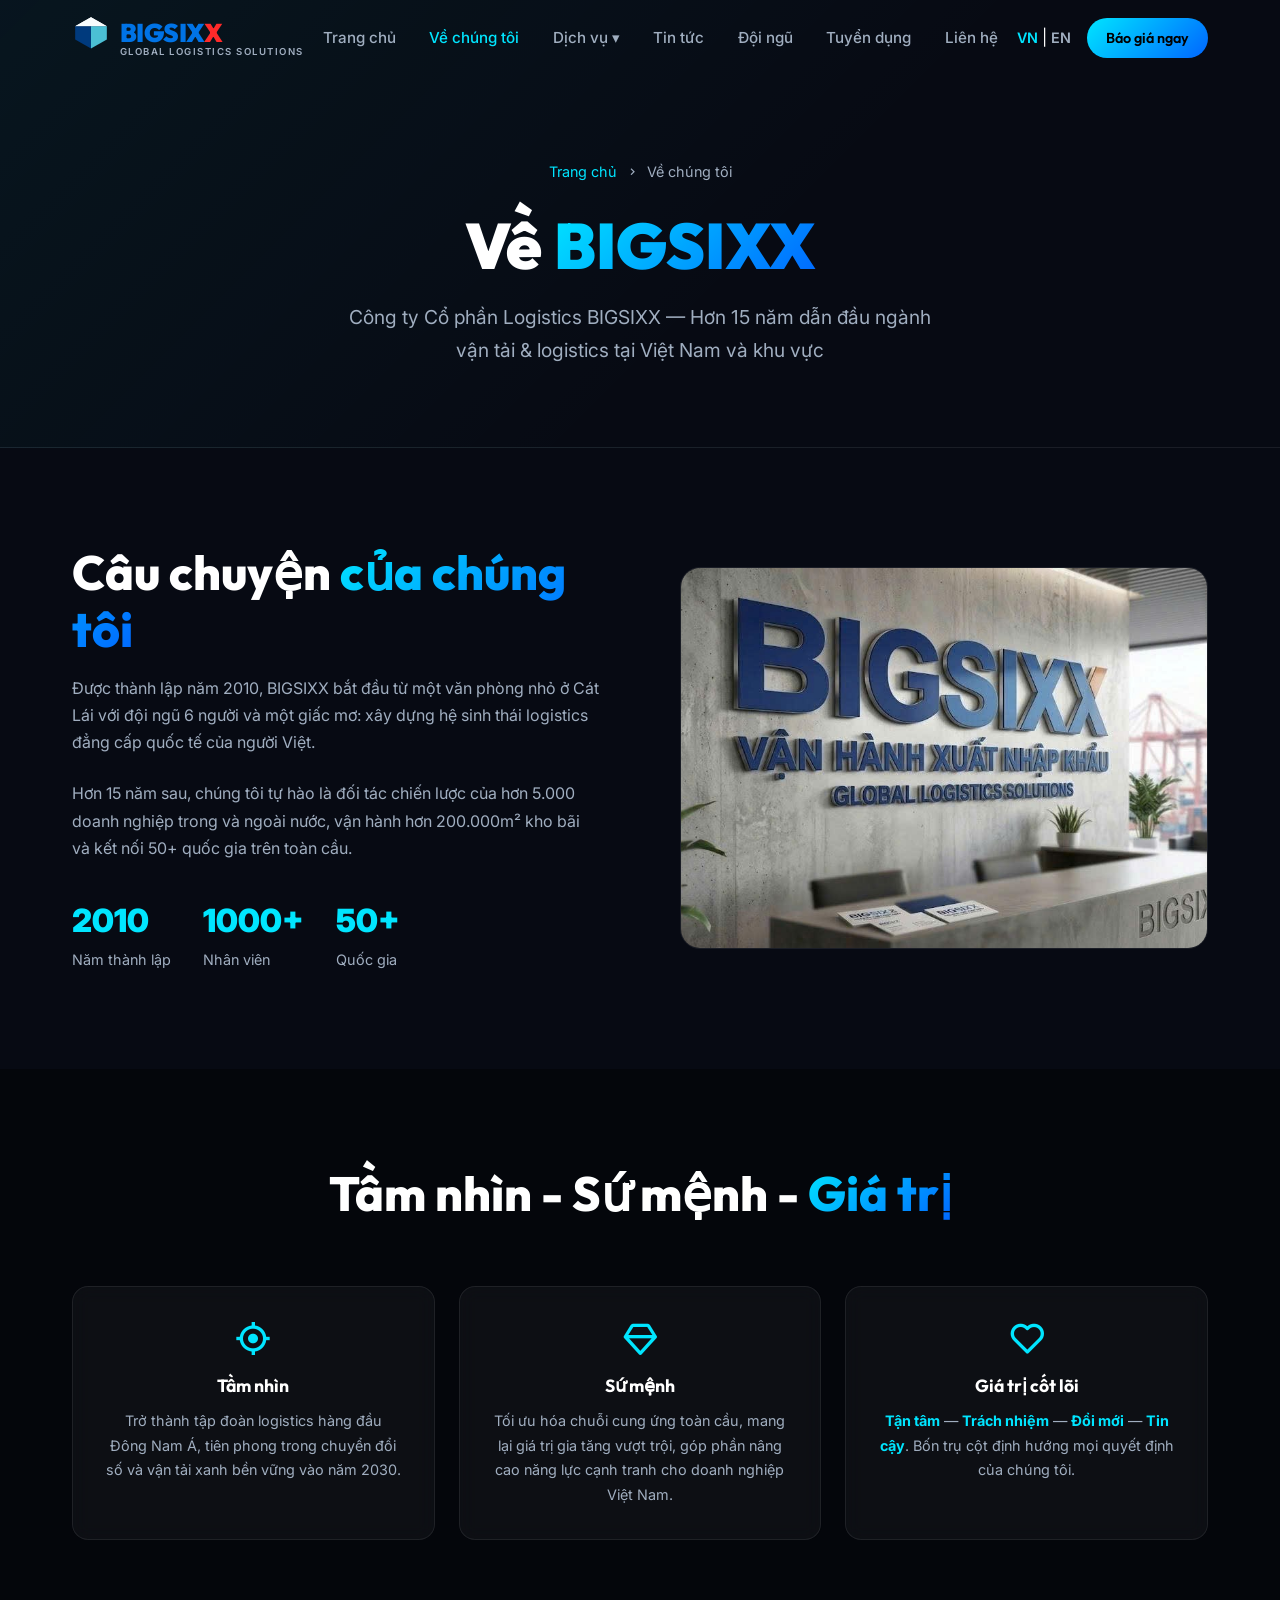
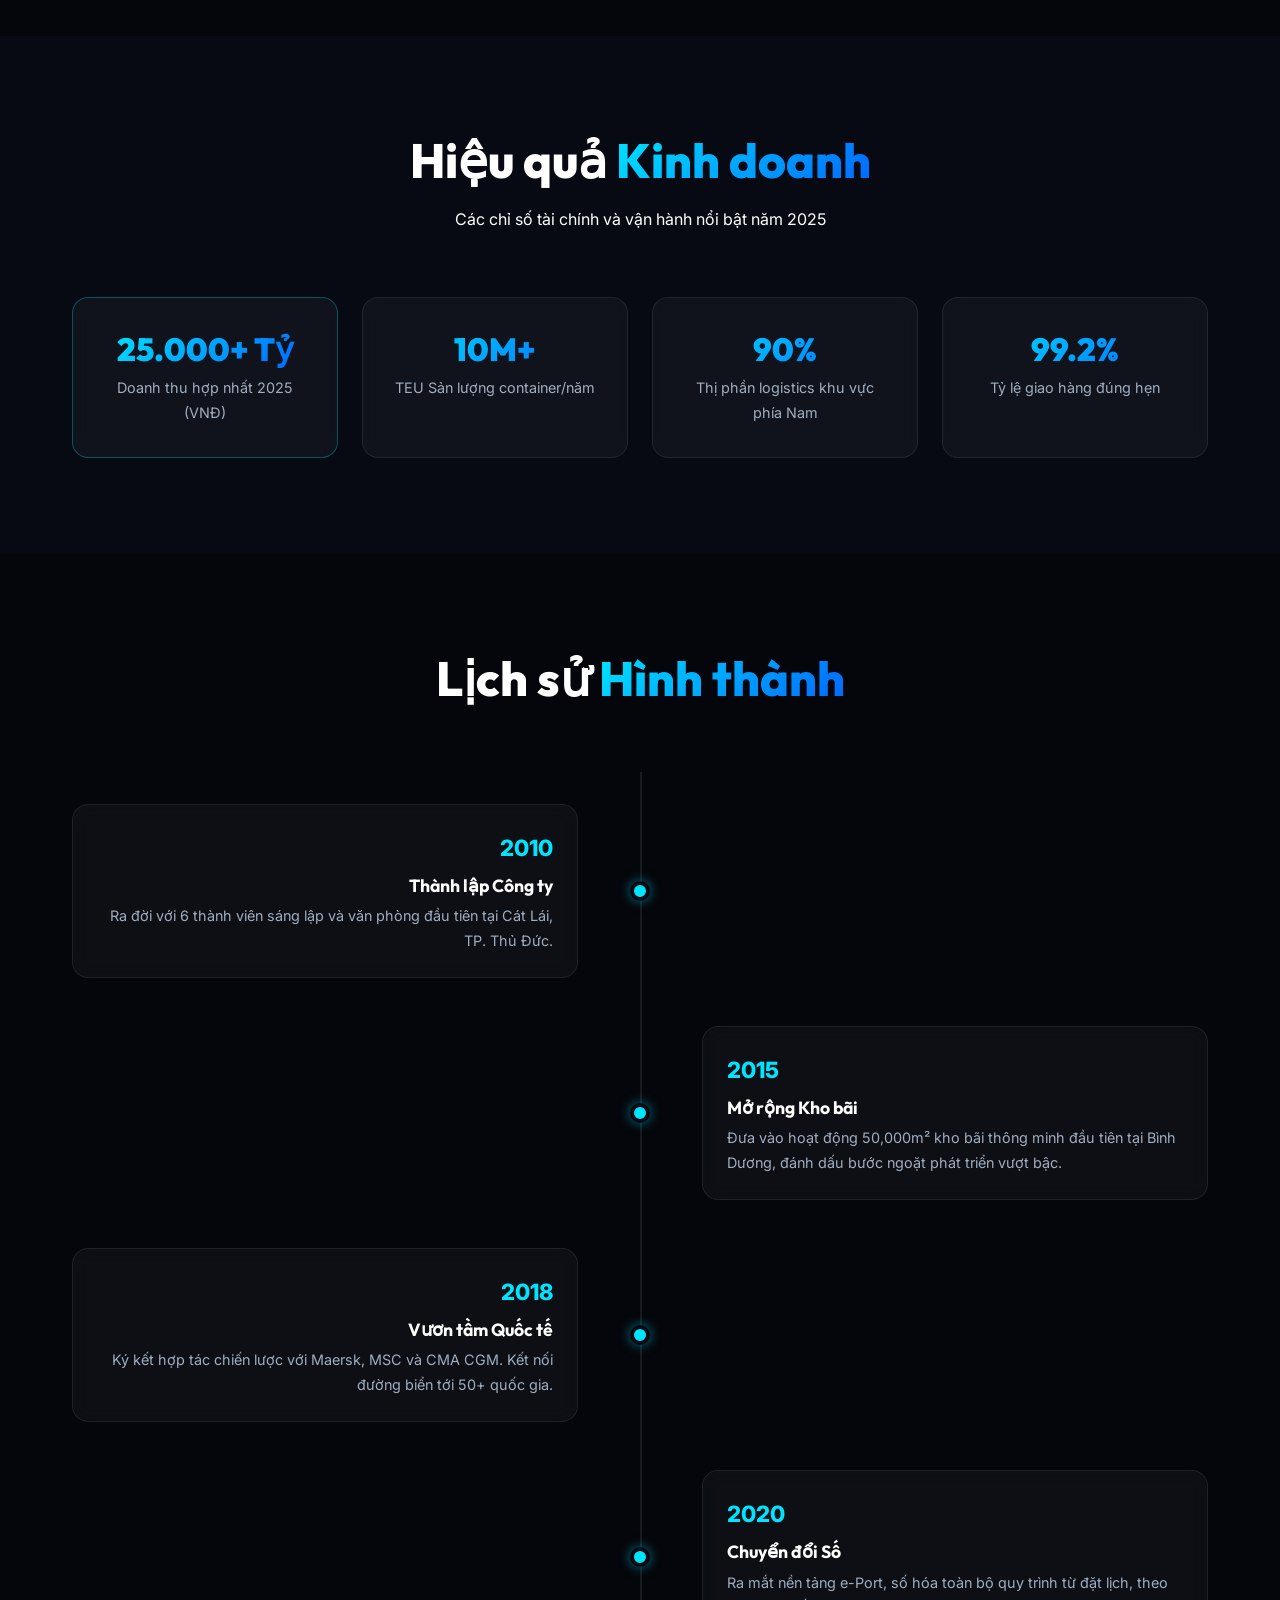
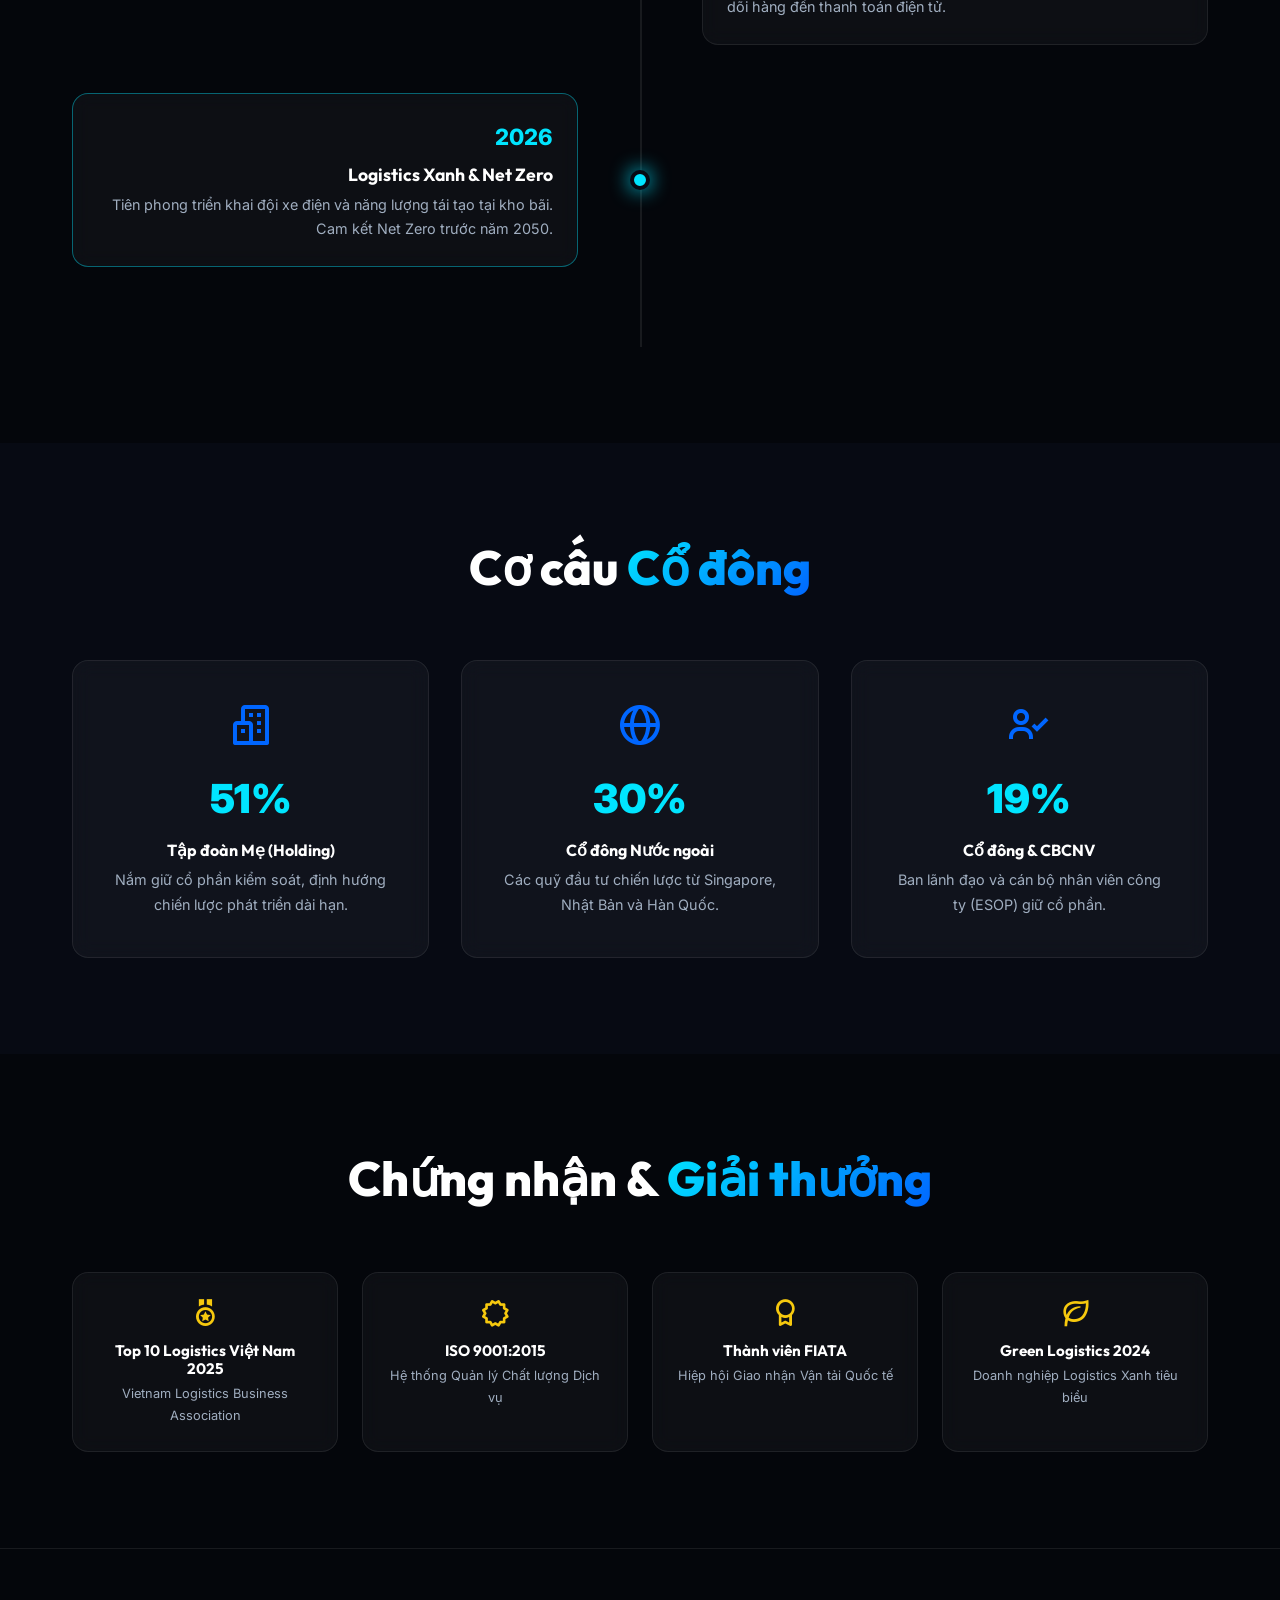
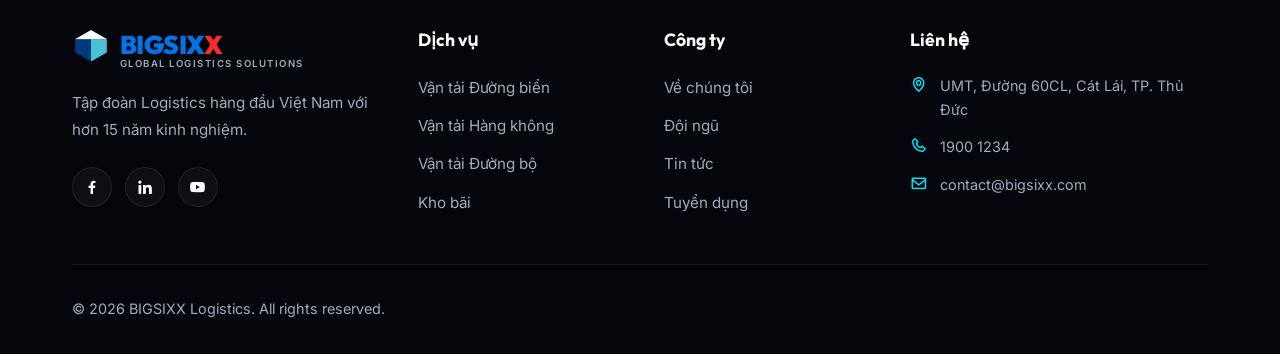
<file: BIGSIXX/about.html>
<!DOCTYPE html>
<html lang="vi">
<head>
<meta charset="UTF-8">
<meta name="viewport" content="width=device-width,initial-scale=1.0">
<title>Về chúng tôi - BIGSIXX Logistics</title>
<meta name="description" content="Lịch sử hình thành, sứ mệnh, tầm nhìn và cơ cấu cổ đông của Công ty Cổ phần Logistics BIGSIXX.">
<link rel="stylesheet" href="shared.css">
<link href='https://unpkg.com/boxicons@2.1.4/css/boxicons.min.css' rel='stylesheet'>
<style>
.about-intro { display: grid; grid-template-columns: 1fr 1fr; gap: 5rem; align-items: center; }
.office-photo { border-radius: 20px; overflow: hidden; border: 1px solid var(--glass-border); }
.office-photo img { width: 100%; height: 380px; object-fit: cover; }
.mv-grid { display: grid; grid-template-columns: repeat(3,1fr); gap: 1.5rem; }
.mv-card { padding: 2rem; text-align: center; }
.mv-card i { font-size: 2.5rem; color: var(--primary); margin-bottom: 1rem; }
.mv-card h3 { font-size: 1.1rem; margin-bottom: 0.8rem; }
.mv-card p { color: var(--text-muted); font-size: 0.9rem; }
.revenue-grid { display: grid; grid-template-columns: repeat(4,1fr); gap: 1.5rem; }
.revenue-card { padding: 2rem; text-align: center; }
.revenue-card h3 { font-size: 2rem; font-weight: 900; background: linear-gradient(135deg,var(--primary),var(--secondary)); -webkit-background-clip:text; -webkit-text-fill-color:transparent; background-clip:text; }
.revenue-card p { color: var(--text-muted); font-size: 0.9rem; margin-top:0.5rem; }
.timeline { position: relative; padding: 2rem 0; }
.timeline::before { content:''; position:absolute; left:50%; top:0; bottom:0; width:2px; background:var(--glass-border); }
.tl-item { display: grid; grid-template-columns: 1fr 60px 1fr; gap: 2rem; margin-bottom: 3rem; align-items: center; }
.tl-dot { width: 20px; height: 20px; background: var(--primary); border-radius: 50%; margin: 0 auto; border: 4px solid var(--bg-dark); box-shadow: 0 0 12px rgba(0,229,255,0.5); z-index: 1; }
.tl-content { padding: 1.5rem; }
.tl-content.right { text-align: left; }
.tl-content.left { text-align: right; }
.tl-year { color: var(--primary); font-size: 1.4rem; font-weight: 800; margin-bottom: 0.5rem; }
.tl-content h4 { font-size: 1.1rem; margin-bottom: 0.5rem; }
.tl-content p { color: var(--text-muted); font-size: 0.9rem; }
.shareholder-grid { display: grid; grid-template-columns: repeat(3,1fr); gap: 2rem; }
.sh-card { padding: 2.5rem; text-align: center; }
.sh-card i { font-size: 3rem; color: var(--secondary); margin-bottom: 1rem; }
.sh-pct { font-size: 2.5rem; font-weight: 900; color: var(--primary); }
.sh-card h4 { margin: 0.5rem 0; }
.sh-card p { color: var(--text-muted); font-size: 0.9rem; }
.award-grid { display: grid; grid-template-columns: repeat(4,1fr); gap: 1.5rem; }
.award-card { padding: 1.5rem; text-align: center; }
.award-card i { font-size: 2rem; color: #f6c90e; margin-bottom: 0.8rem; }
.award-card h4 { font-size: 0.95rem; }
.award-card p { color: var(--text-muted); font-size: 0.8rem; margin-top: 0.3rem; }
@media(max-width:992px) { .about-intro{grid-template-columns:1fr;} .mv-grid,.revenue-grid,.award-grid{grid-template-columns:repeat(2,1fr);} .shareholder-grid{grid-template-columns:1fr 1fr;} .timeline::before{left:20px;} .tl-item{grid-template-columns:40px 1fr;} .tl-content.left{text-align:left;order:2;} .tl-dot{order:1;} }
</style>
</head>
<body>
<nav class="navbar" id="navbar">
    <div class="container nav-container">
        <a href="index.html" class="logo">
            <img src="assets/images/logo.svg" alt="BIGSIXX Logo" class="logo-img">
            <div class="logo-text">
                <div class="logo-name">BIGSIX<span>X</span></div>
                <div class="logo-sub">Global Logistics Solutions</div>
            </div>
        </a>
        <ul class="nav-links">
            <li><a href="index.html">Trang chủ</a></li>
            <li><a href="about.html" class="active">Về chúng tôi</a></li>
            <li class="nav-dropdown"><a href="services.html">Dịch vụ ▾</a>
                <div class="dropdown-menu">
                    <a href="service-sea.html"><i class='bx bx-ship'></i> Vận tải Đường biển</a>
                    <a href="service-air.html"><i class='bx bx-plane-alt'></i> Vận tải Hàng không</a>
                    <a href="service-road.html"><i class='bx bx-truck'></i> Vận tải Đường bộ</a>
                </div>
            </li>
            <li><a href="news.html">Tin tức</a></li>
            <li><a href="team.html">Đội ngũ</a></li>
            <li><a href="careers.html">Tuyển dụng</a></li>
            <li><a href="contact.html">Liên hệ</a></li>
        </ul>
        <div class="nav-actions">
            <div class="nav-lang"><span class="active">VN</span> | <span class="muted">EN</span></div>
            <a href="contact.html" class="btn btn-primary btn-sm">Báo giá ngay</a>
        </div>
        <div class="menu-toggle" id="mobile-menu"><i class='bx bx-menu'></i></div>
    </div>
</nav>

<section class="page-hero">
    <div class="breadcrumb"><a href="index.html">Trang chủ</a> <i class='bx bx-chevron-right'></i> <span>Về chúng tôi</span></div>
    <h1>Về <span class="highlight">BIGSIXX</span></h1>
    <p>Công ty Cổ phần Logistics BIGSIXX — Hơn 15 năm dẫn đầu ngành vận tải & logistics tại Việt Nam và khu vực</p>
</section>

<!-- Intro -->
<section class="section">
    <div class="container">
        <div class="about-intro">
            <div class="reveal-up">
                <h2 class="section-title" style="text-align:left;">Câu chuyện <span class="highlight">của chúng tôi</span></h2>
                <p style="color:var(--text-muted);margin-bottom:1.5rem;">Được thành lập năm 2010, BIGSIXX bắt đầu từ một văn phòng nhỏ ở Cát Lái với đội ngũ 6 người và một giấc mơ: xây dựng hệ sinh thái logistics đẳng cấp quốc tế của người Việt.</p>
                <p style="color:var(--text-muted);margin-bottom:2rem;">Hơn 15 năm sau, chúng tôi tự hào là đối tác chiến lược của hơn 5.000 doanh nghiệp trong và ngoài nước, vận hành hơn 200.000m² kho bãi và kết nối 50+ quốc gia trên toàn cầu.</p>
                <div style="display:flex;gap:2rem;flex-wrap:wrap;">
                    <div><div style="font-size:2rem;font-weight:900;color:var(--primary);">2010</div><div style="color:var(--text-muted);font-size:0.9rem;">Năm thành lập</div></div>
                    <div><div style="font-size:2rem;font-weight:900;color:var(--primary);">1000+</div><div style="color:var(--text-muted);font-size:0.9rem;">Nhân viên</div></div>
                    <div><div style="font-size:2rem;font-weight:900;color:var(--primary);">50+</div><div style="color:var(--text-muted);font-size:0.9rem;">Quốc gia</div></div>
                </div>
            </div>
            <div class="office-photo reveal-up delay-1">
                <img src="assets/images/office.png" alt="Văn phòng BIGSIXX">
            </div>
        </div>
    </div>
</section>

<!-- Mission Vision Values -->
<section class="section" style="background:var(--bg-darker);">
    <div class="container">
        <div class="section-header reveal-up">
            <h2 class="section-title">Tầm nhìn - Sứ mệnh - <span class="highlight">Giá trị</span></h2>
        </div>
        <div class="mv-grid">
            <div class="mv-card glass-card reveal-up">
                <i class='bx bx-target-lock'></i>
                <h3>Tầm nhìn</h3>
                <p>Trở thành tập đoàn logistics hàng đầu Đông Nam Á, tiên phong trong chuyển đổi số và vận tải xanh bền vững vào năm 2030.</p>
            </div>
            <div class="mv-card glass-card reveal-up delay-1">
                <i class='bx bx-diamond'></i>
                <h3>Sứ mệnh</h3>
                <p>Tối ưu hóa chuỗi cung ứng toàn cầu, mang lại giá trị gia tăng vượt trội, góp phần nâng cao năng lực cạnh tranh cho doanh nghiệp Việt Nam.</p>
            </div>
            <div class="mv-card glass-card reveal-up delay-2">
                <i class='bx bx-heart'></i>
                <h3>Giá trị cốt lõi</h3>
                <p><strong style="color:var(--primary)">Tận tâm</strong> — <strong style="color:var(--primary)">Trách nhiệm</strong> — <strong style="color:var(--primary)">Đổi mới</strong> — <strong style="color:var(--primary)">Tin cậy</strong>. Bốn trụ cột định hướng mọi quyết định của chúng tôi.</p>
            </div>
        </div>
    </div>
</section>

<!-- Revenue & KPIs -->
<section class="section">
    <div class="container">
        <div class="section-header reveal-up">
            <h2 class="section-title">Hiệu quả <span class="highlight">Kinh doanh</span></h2>
            <p>Các chỉ số tài chính và vận hành nổi bật năm 2025</p>
        </div>
        <div class="revenue-grid">
            <div class="revenue-card glass-card reveal-up" style="border-color:rgba(0,229,255,0.3);">
                <h3>25.000+ Tỷ</h3>
                <p>Doanh thu hợp nhất 2025 (VNĐ)</p>
            </div>
            <div class="revenue-card glass-card reveal-up delay-1">
                <h3>10M+</h3>
                <p>TEU Sản lượng container/năm</p>
            </div>
            <div class="revenue-card glass-card reveal-up delay-2">
                <h3>90%</h3>
                <p>Thị phần logistics khu vực phía Nam</p>
            </div>
            <div class="revenue-card glass-card reveal-up delay-3">
                <h3>99.2%</h3>
                <p>Tỷ lệ giao hàng đúng hẹn</p>
            </div>
        </div>
    </div>
</section>

<!-- History Timeline -->
<section class="section" style="background:var(--bg-darker);">
    <div class="container">
        <div class="section-header reveal-up">
            <h2 class="section-title">Lịch sử <span class="highlight">Hình thành</span></h2>
        </div>
        <div class="timeline">
            <div class="tl-item reveal-up">
                <div class="tl-content glass-card left"><div class="tl-year">2010</div><h4>Thành lập Công ty</h4><p>Ra đời với 6 thành viên sáng lập và văn phòng đầu tiên tại Cát Lái, TP. Thủ Đức.</p></div>
                <div class="tl-dot"></div>
                <div></div>
            </div>
            <div class="tl-item reveal-up delay-1">
                <div></div>
                <div class="tl-dot"></div>
                <div class="tl-content glass-card right"><div class="tl-year">2015</div><h4>Mở rộng Kho bãi</h4><p>Đưa vào hoạt động 50,000m² kho bãi thông minh đầu tiên tại Bình Dương, đánh dấu bước ngoặt phát triển vượt bậc.</p></div>
            </div>
            <div class="tl-item reveal-up delay-2">
                <div class="tl-content glass-card left"><div class="tl-year">2018</div><h4>Vươn tầm Quốc tế</h4><p>Ký kết hợp tác chiến lược với Maersk, MSC và CMA CGM. Kết nối đường biển tới 50+ quốc gia.</p></div>
                <div class="tl-dot"></div>
                <div></div>
            </div>
            <div class="tl-item reveal-up delay-1">
                <div></div>
                <div class="tl-dot"></div>
                <div class="tl-content glass-card right"><div class="tl-year">2020</div><h4>Chuyển đổi Số</h4><p>Ra mắt nền tảng e-Port, số hóa toàn bộ quy trình từ đặt lịch, theo dõi hàng đến thanh toán điện tử.</p></div>
            </div>
            <div class="tl-item reveal-up delay-2">
                <div class="tl-content glass-card left" style="border-color:rgba(0,229,255,0.4);"><div class="tl-year" style="color:var(--primary);">2026</div><h4>Logistics Xanh & Net Zero</h4><p>Tiên phong triển khai đội xe điện và năng lượng tái tạo tại kho bãi. Cam kết Net Zero trước năm 2050.</p></div>
                <div class="tl-dot" style="box-shadow:0 0 20px var(--primary);"></div>
                <div></div>
            </div>
        </div>
    </div>
</section>

<!-- Shareholders -->
<section class="section">
    <div class="container">
        <div class="section-header reveal-up">
            <h2 class="section-title">Cơ cấu <span class="highlight">Cổ đông</span></h2>
        </div>
        <div class="shareholder-grid">
            <div class="sh-card glass-card reveal-up">
                <i class='bx bx-buildings'></i>
                <div class="sh-pct">51%</div>
                <h4>Tập đoàn Mẹ (Holding)</h4>
                <p>Nắm giữ cổ phần kiểm soát, định hướng chiến lược phát triển dài hạn.</p>
            </div>
            <div class="sh-card glass-card reveal-up delay-1">
                <i class='bx bx-globe'></i>
                <div class="sh-pct">30%</div>
                <h4>Cổ đông Nước ngoài</h4>
                <p>Các quỹ đầu tư chiến lược từ Singapore, Nhật Bản và Hàn Quốc.</p>
            </div>
            <div class="sh-card glass-card reveal-up delay-2">
                <i class='bx bx-user-check'></i>
                <div class="sh-pct">19%</div>
                <h4>Cổ đông & CBCNV</h4>
                <p>Ban lãnh đạo và cán bộ nhân viên công ty (ESOP) giữ cổ phần.</p>
            </div>
        </div>
    </div>
</section>

<!-- Awards -->
<section class="section" style="background:var(--bg-darker);">
    <div class="container">
        <div class="section-header reveal-up">
            <h2 class="section-title">Chứng nhận & <span class="highlight">Giải thưởng</span></h2>
        </div>
        <div class="award-grid">
            <div class="award-card glass-card reveal-up"><i class='bx bx-medal'></i><h4>Top 10 Logistics Việt Nam 2025</h4><p>Vietnam Logistics Business Association</p></div>
            <div class="award-card glass-card reveal-up delay-1"><i class='bx bx-certification'></i><h4>ISO 9001:2015</h4><p>Hệ thống Quản lý Chất lượng Dịch vụ</p></div>
            <div class="award-card glass-card reveal-up delay-2"><i class='bx bx-award'></i><h4>Thành viên FIATA</h4><p>Hiệp hội Giao nhận Vận tải Quốc tế</p></div>
            <div class="award-card glass-card reveal-up delay-3"><i class='bx bx-leaf'></i><h4>Green Logistics 2024</h4><p>Doanh nghiệp Logistics Xanh tiêu biểu</p></div>
        </div>
    </div>
</section>

<footer class="footer">
    <div class="container">
        <div class="footer-grid">
            <div class="footer-about">
                <a href="index.html" class="logo" style="margin-bottom:1rem;">
                    <img src="assets/images/logo.svg" alt="BIGSIXX" class="logo-img">
                    <div class="logo-text"><div class="logo-name">BIGSIX<span>X</span></div><div class="logo-sub">Global Logistics Solutions</div></div>
                </a>
                <p>Tập đoàn Logistics hàng đầu Việt Nam với hơn 15 năm kinh nghiệm.</p>
                <div class="social-links">
                    <a href="#"><i class='bx bxl-facebook'></i></a>
                    <a href="#"><i class='bx bxl-linkedin'></i></a>
                    <a href="#"><i class='bx bxl-youtube'></i></a>
                </div>
            </div>
            <div class="footer-col"><h4>Dịch vụ</h4><ul><li><a href="service-sea.html">Vận tải Đường biển</a></li><li><a href="service-air.html">Vận tải Hàng không</a></li><li><a href="service-road.html">Vận tải Đường bộ</a></li><li><a href="services.html">Kho bãi</a></li></ul></div>
            <div class="footer-col"><h4>Công ty</h4><ul><li><a href="about.html">Về chúng tôi</a></li><li><a href="team.html">Đội ngũ</a></li><li><a href="news.html">Tin tức</a></li><li><a href="careers.html">Tuyển dụng</a></li></ul></div>
            <div class="footer-col"><h4>Liên hệ</h4>
                <div class="footer-contact-item"><i class='bx bx-map'></i><span>UMT, Đường 60CL, Cát Lái, TP. Thủ Đức</span></div>
                <div class="footer-contact-item"><i class='bx bx-phone'></i><span>1900 1234</span></div>
                <div class="footer-contact-item"><i class='bx bx-envelope'></i><span>contact@bigsixx.com</span></div>
            </div>
        </div>
        <div class="footer-bottom"><p>&copy; 2026 BIGSIXX Logistics. All rights reserved.</p></div>
    </div>
</footer>

<script src="shared.js"></script>
</body>
</html>
</file>
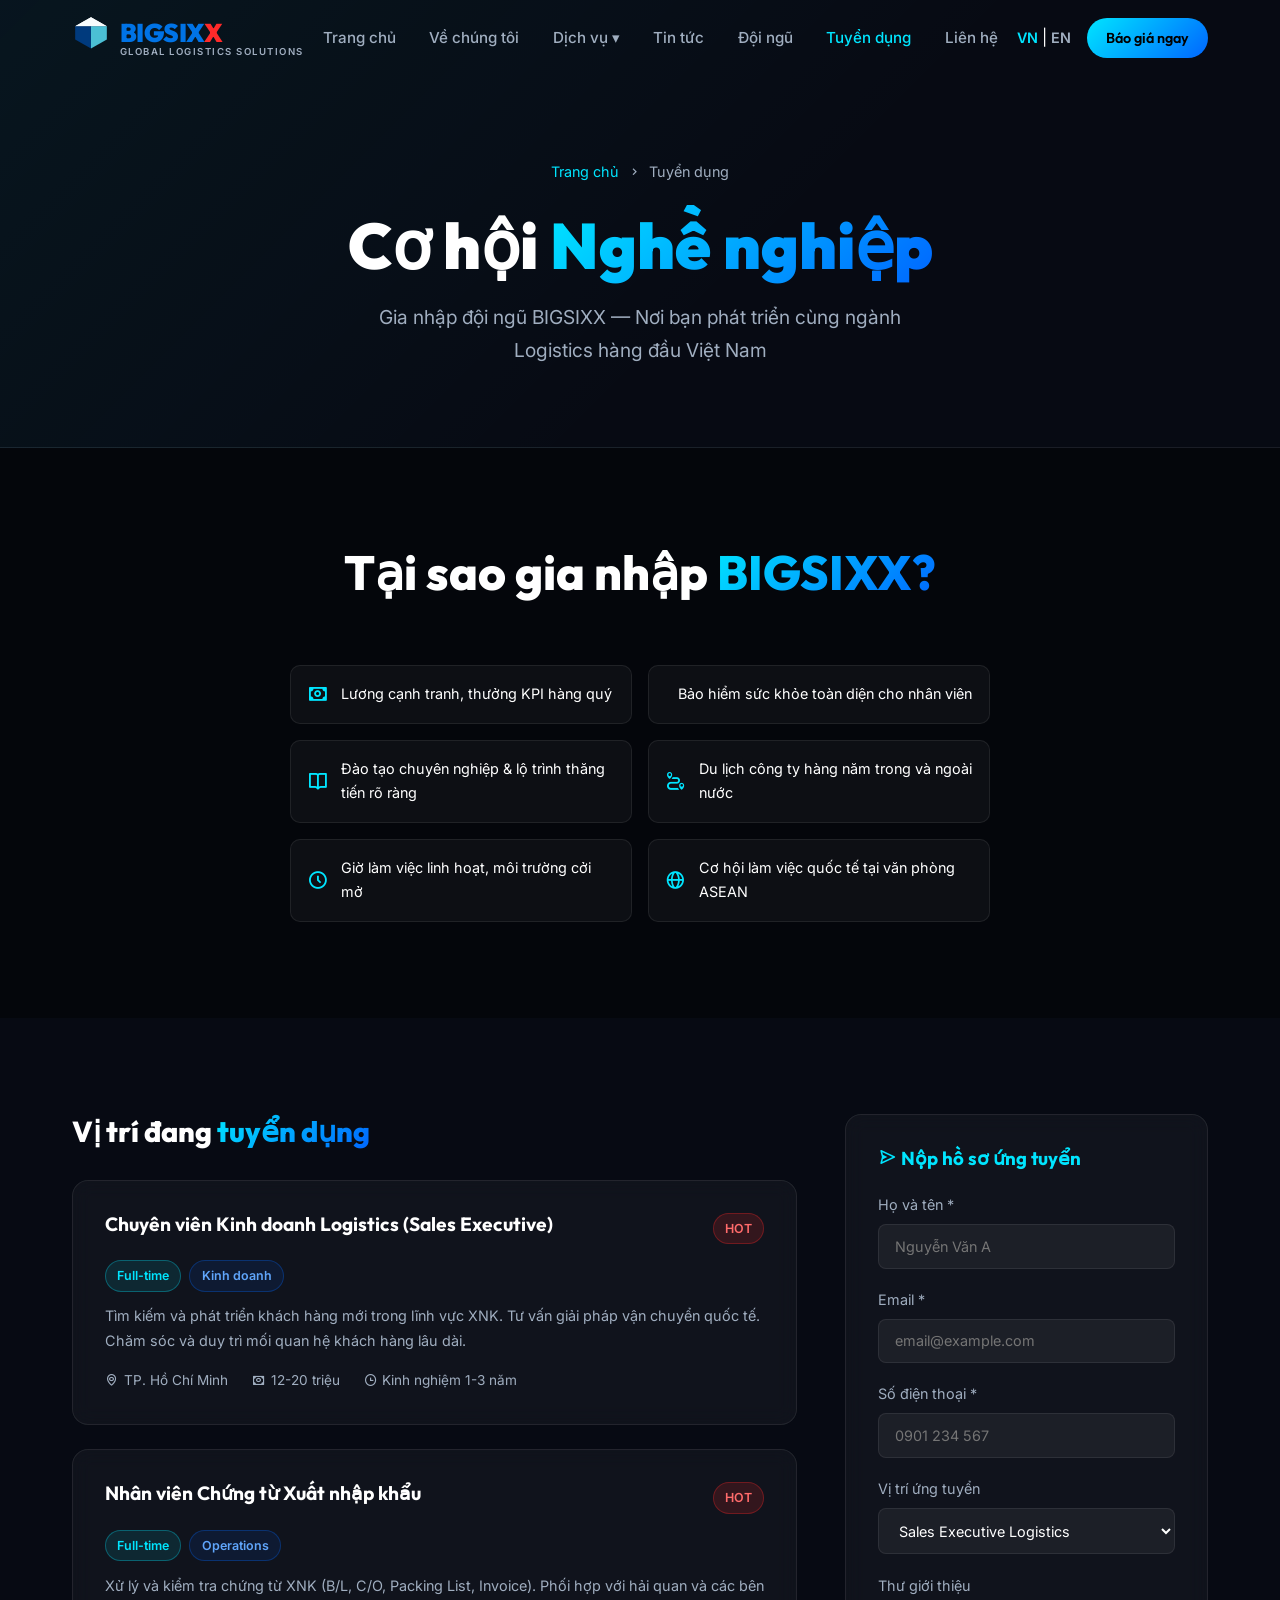
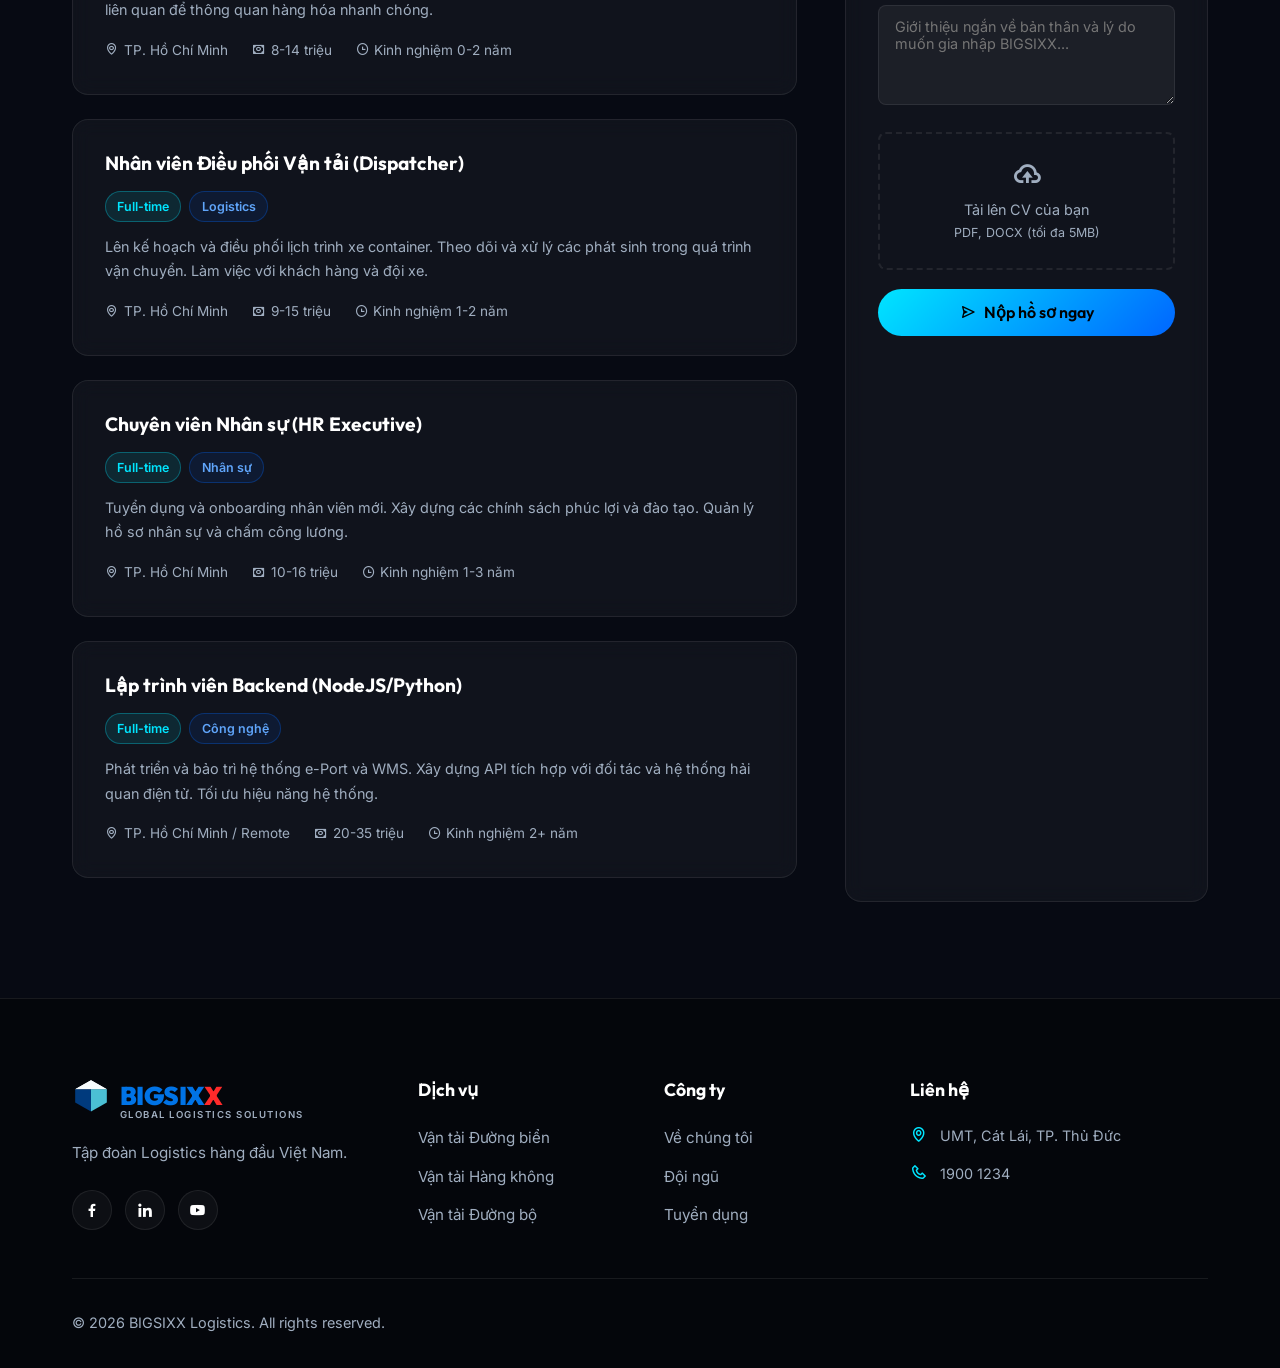
<file: BIGSIXX/careers.html>
<!DOCTYPE html>
<html lang="vi">
<head>
<meta charset="UTF-8"><meta name="viewport" content="width=device-width,initial-scale=1.0">
<title>Tuyển dụng - BIGSIXX Logistics</title>
<link rel="stylesheet" href="shared.css">
<link href='https://unpkg.com/boxicons@2.1.4/css/boxicons.min.css' rel='stylesheet'>
<style>
.jobs-layout{display:grid;grid-template-columns:2fr 1fr;gap:3rem;}
.job-card{padding:2rem;margin-bottom:1.5rem;cursor:pointer;transition:var(--transition);}
.job-card:hover{border-color:var(--primary);transform:translateX(4px);}
.job-header{display:flex;justify-content:space-between;align-items:flex-start;margin-bottom:1rem;flex-wrap:wrap;gap:0.8rem;}
.job-header h3{font-size:1.2rem;}
.job-tags{display:flex;gap:0.5rem;flex-wrap:wrap;margin-bottom:0.8rem;}
.tag{padding:0.25rem 0.7rem;border-radius:50px;font-size:0.78rem;font-weight:600;}
.tag-type{background:rgba(0,229,255,0.1);color:var(--primary);border:1px solid rgba(0,229,255,0.3);}
.tag-dept{background:rgba(0,102,255,0.1);color:#60a5fa;border:1px solid rgba(0,102,255,0.3);}
.tag-hot{background:rgba(255,42,42,0.15);color:#ff6b6b;border:1px solid rgba(255,42,42,0.3);}
.job-card p{color:var(--text-muted);font-size:0.9rem;margin-bottom:1rem;}
.job-meta{display:flex;gap:1.5rem;font-size:0.85rem;color:var(--text-muted);}
.job-meta span{display:flex;align-items:center;gap:0.3rem;}
.apply-form{padding:2rem;}
.apply-form h3{margin-bottom:1.5rem;color:var(--primary);}
.form-group{margin-bottom:1.2rem;}
.form-group label{display:block;font-size:0.9rem;margin-bottom:0.4rem;color:var(--text-muted);}
.form-group input,.form-group select,.form-group textarea{width:100%;padding:0.8rem 1rem;background:rgba(255,255,255,0.05);border:1px solid var(--glass-border);border-radius:8px;color:#fff;outline:none;font-family:inherit;font-size:0.9rem;transition:var(--transition);}
.form-group input:focus,.form-group select:focus,.form-group textarea:focus{border-color:var(--primary);}
.form-group select option{background:var(--bg-dark);}
.form-group textarea{min-height:100px;resize:vertical;}
.file-upload{border:2px dashed var(--glass-border);border-radius:8px;padding:1.5rem;text-align:center;cursor:pointer;transition:var(--transition);}
.file-upload:hover{border-color:var(--primary);}
.file-upload i{font-size:2rem;color:var(--text-muted);margin-bottom:0.5rem;}
.perks-grid{display:grid;grid-template-columns:repeat(2,1fr);gap:1rem;}
.perk{display:flex;gap:0.8rem;align-items:center;padding:1rem;background:var(--glass-bg);border:1px solid var(--glass-border);border-radius:10px;font-size:0.9rem;}
.perk i{color:var(--primary);font-size:1.3rem;flex-shrink:0;}
@media(max-width:900px){.jobs-layout{grid-template-columns:1fr;}.perks-grid{grid-template-columns:1fr;}}
</style>
</head>
<body>
<nav class="navbar" id="navbar">
  <div class="container nav-container">
    <a href="index.html" class="logo"><img src="assets/images/logo.svg" class="logo-img"><div class="logo-text"><div class="logo-name">BIGSIX<span>X</span></div><div class="logo-sub">Global Logistics Solutions</div></div></a>
    <ul class="nav-links">
      <li><a href="index.html">Trang chủ</a></li><li><a href="about.html">Về chúng tôi</a></li>
      <li class="nav-dropdown"><a href="services.html">Dịch vụ ▾</a>
        <div class="dropdown-menu">
          <a href="service-sea.html"><i class='bx bx-ship'></i> Vận tải Đường biển</a>
          <a href="service-air.html"><i class='bx bx-plane-alt'></i> Vận tải Hàng không</a>
          <a href="service-road.html"><i class='bx bx-truck'></i> Vận tải Đường bộ</a>
        </div>
      </li>
      <li><a href="news.html">Tin tức</a></li><li><a href="team.html">Đội ngũ</a></li><li><a href="careers.html" class="active">Tuyển dụng</a></li><li><a href="contact.html">Liên hệ</a></li>
    </ul>
    <div class="nav-actions"><div class="nav-lang"><span class="active">VN</span> | <span class="muted">EN</span></div><a href="contact.html" class="btn btn-primary btn-sm">Báo giá ngay</a></div>
    <div class="menu-toggle" id="mobile-menu"><i class='bx bx-menu'></i></div>
  </div>
</nav>

<section class="page-hero">
  <div class="breadcrumb"><a href="index.html">Trang chủ</a> <i class='bx bx-chevron-right'></i> <span>Tuyển dụng</span></div>
  <h1>Cơ hội <span class="highlight">Nghề nghiệp</span></h1>
  <p>Gia nhập đội ngũ BIGSIXX — Nơi bạn phát triển cùng ngành Logistics hàng đầu Việt Nam</p>
</section>

<!-- Perks -->
<section class="section" style="background:var(--bg-darker);">
  <div class="container">
    <div class="section-header reveal-up"><h2 class="section-title">Tại sao gia nhập <span class="highlight">BIGSIXX?</span></h2></div>
    <div class="perks-grid" style="max-width:700px;margin:0 auto;">
      <div class="perk reveal-up"><i class='bx bx-money'></i><span>Lương cạnh tranh, thưởng KPI hàng quý</span></div>
      <div class="perk reveal-up delay-1"><i class='bx bx-heart-medical'></i><span>Bảo hiểm sức khỏe toàn diện cho nhân viên</span></div>
      <div class="perk reveal-up"><i class='bx bx-book-open'></i><span>Đào tạo chuyên nghiệp & lộ trình thăng tiến rõ ràng</span></div>
      <div class="perk reveal-up delay-1"><i class='bx bx-trip'></i><span>Du lịch công ty hàng năm trong và ngoài nước</span></div>
      <div class="perk reveal-up"><i class='bx bx-time-five'></i><span>Giờ làm việc linh hoạt, môi trường cởi mở</span></div>
      <div class="perk reveal-up delay-1"><i class='bx bx-globe'></i><span>Cơ hội làm việc quốc tế tại văn phòng ASEAN</span></div>
    </div>
  </div>
</section>

<section class="section">
  <div class="container">
    <div class="jobs-layout">
      <div>
        <h2 class="section-title reveal-up" style="margin-bottom:2rem;font-size:1.8rem;">Vị trí đang <span class="highlight">tuyển dụng</span></h2>
        <div class="job-card glass-card reveal-up">
          <div class="job-header"><h3>Chuyên viên Kinh doanh Logistics (Sales Executive)</h3><span class="tag tag-hot">HOT</span></div>
          <div class="job-tags"><span class="tag tag-type">Full-time</span><span class="tag tag-dept">Kinh doanh</span></div>
          <p>Tìm kiếm và phát triển khách hàng mới trong lĩnh vực XNK. Tư vấn giải pháp vận chuyển quốc tế. Chăm sóc và duy trì mối quan hệ khách hàng lâu dài.</p>
          <div class="job-meta"><span><i class='bx bx-map'></i> TP. Hồ Chí Minh</span><span><i class='bx bx-money'></i> 12-20 triệu</span><span><i class='bx bx-time'></i> Kinh nghiệm 1-3 năm</span></div>
        </div>
        <div class="job-card glass-card reveal-up delay-1">
          <div class="job-header"><h3>Nhân viên Chứng từ Xuất nhập khẩu</h3><span class="tag tag-hot">HOT</span></div>
          <div class="job-tags"><span class="tag tag-type">Full-time</span><span class="tag tag-dept">Operations</span></div>
          <p>Xử lý và kiểm tra chứng từ XNK (B/L, C/O, Packing List, Invoice). Phối hợp với hải quan và các bên liên quan để thông quan hàng hóa nhanh chóng.</p>
          <div class="job-meta"><span><i class='bx bx-map'></i> TP. Hồ Chí Minh</span><span><i class='bx bx-money'></i> 8-14 triệu</span><span><i class='bx bx-time'></i> Kinh nghiệm 0-2 năm</span></div>
        </div>
        <div class="job-card glass-card reveal-up">
          <div class="job-header"><h3>Nhân viên Điều phối Vận tải (Dispatcher)</h3></div>
          <div class="job-tags"><span class="tag tag-type">Full-time</span><span class="tag tag-dept">Logistics</span></div>
          <p>Lên kế hoạch và điều phối lịch trình xe container. Theo dõi và xử lý các phát sinh trong quá trình vận chuyển. Làm việc với khách hàng và đội xe.</p>
          <div class="job-meta"><span><i class='bx bx-map'></i> TP. Hồ Chí Minh</span><span><i class='bx bx-money'></i> 9-15 triệu</span><span><i class='bx bx-time'></i> Kinh nghiệm 1-2 năm</span></div>
        </div>
        <div class="job-card glass-card reveal-up delay-1">
          <div class="job-header"><h3>Chuyên viên Nhân sự (HR Executive)</h3></div>
          <div class="job-tags"><span class="tag tag-type">Full-time</span><span class="tag tag-dept">Nhân sự</span></div>
          <p>Tuyển dụng và onboarding nhân viên mới. Xây dựng các chính sách phúc lợi và đào tạo. Quản lý hồ sơ nhân sự và chấm công lương.</p>
          <div class="job-meta"><span><i class='bx bx-map'></i> TP. Hồ Chí Minh</span><span><i class='bx bx-money'></i> 10-16 triệu</span><span><i class='bx bx-time'></i> Kinh nghiệm 1-3 năm</span></div>
        </div>
        <div class="job-card glass-card reveal-up">
          <div class="job-header"><h3>Lập trình viên Backend (NodeJS/Python)</h3></div>
          <div class="job-tags"><span class="tag tag-type">Full-time</span><span class="tag tag-dept">Công nghệ</span></div>
          <p>Phát triển và bảo trì hệ thống e-Port và WMS. Xây dựng API tích hợp với đối tác và hệ thống hải quan điện tử. Tối ưu hiệu năng hệ thống.</p>
          <div class="job-meta"><span><i class='bx bx-map'></i> TP. Hồ Chí Minh / Remote</span><span><i class='bx bx-money'></i> 20-35 triệu</span><span><i class='bx bx-time'></i> Kinh nghiệm 2+ năm</span></div>
        </div>
      </div>
      <!-- Apply Form -->
      <div class="apply-form glass-card reveal-up delay-1">
        <h3><i class='bx bx-send'></i> Nộp hồ sơ ứng tuyển</h3>
        <div class="form-group">
          <label>Họ và tên *</label>
          <input type="text" placeholder="Nguyễn Văn A">
        </div>
        <div class="form-group">
          <label>Email *</label>
          <input type="email" placeholder="email@example.com">
        </div>
        <div class="form-group">
          <label>Số điện thoại *</label>
          <input type="tel" placeholder="0901 234 567">
        </div>
        <div class="form-group">
          <label>Vị trí ứng tuyển</label>
          <select>
            <option>Sales Executive Logistics</option>
            <option>Nhân viên Chứng từ XNK</option>
            <option>Nhân viên Điều phối Vận tải</option>
            <option>Chuyên viên Nhân sự</option>
            <option>Lập trình viên Backend</option>
          </select>
        </div>
        <div class="form-group">
          <label>Thư giới thiệu</label>
          <textarea placeholder="Giới thiệu ngắn về bản thân và lý do muốn gia nhập BIGSIXX..."></textarea>
        </div>
        <div class="form-group">
          <div class="file-upload" onclick="document.getElementById('cv-file').click()">
            <i class='bx bx-cloud-upload'></i>
            <p style="font-size:0.9rem;color:var(--text-muted);">Tải lên CV của bạn</p>
            <p style="font-size:0.78rem;color:var(--text-muted);">PDF, DOCX (tối đa 5MB)</p>
          </div>
          <input type="file" id="cv-file" style="display:none;" accept=".pdf,.doc,.docx">
        </div>
        <button class="btn btn-primary" style="width:100%;justify-content:center;" onclick="submitForm()"><i class='bx bx-send'></i> Nộp hồ sơ ngay</button>
        <div id="form-msg" style="margin-top:1rem;font-size:0.9rem;"></div>
      </div>
    </div>
  </div>
</section>

<footer class="footer">
  <div class="container">
    <div class="footer-grid">
      <div class="footer-about"><a href="index.html" class="logo" style="margin-bottom:1rem;"><img src="assets/images/logo.svg" class="logo-img"><div class="logo-text"><div class="logo-name">BIGSIX<span>X</span></div><div class="logo-sub">Global Logistics Solutions</div></div></a><p>Tập đoàn Logistics hàng đầu Việt Nam.</p><div class="social-links"><a href="#"><i class='bx bxl-facebook'></i></a><a href="#"><i class='bx bxl-linkedin'></i></a><a href="#"><i class='bx bxl-youtube'></i></a></div></div>
      <div class="footer-col"><h4>Dịch vụ</h4><ul><li><a href="service-sea.html">Vận tải Đường biển</a></li><li><a href="service-air.html">Vận tải Hàng không</a></li><li><a href="service-road.html">Vận tải Đường bộ</a></li></ul></div>
      <div class="footer-col"><h4>Công ty</h4><ul><li><a href="about.html">Về chúng tôi</a></li><li><a href="team.html">Đội ngũ</a></li><li><a href="careers.html">Tuyển dụng</a></li></ul></div>
      <div class="footer-col"><h4>Liên hệ</h4><div class="footer-contact-item"><i class='bx bx-map'></i><span>UMT, Cát Lái, TP. Thủ Đức</span></div><div class="footer-contact-item"><i class='bx bx-phone'></i><span>1900 1234</span></div></div>
    </div>
    <div class="footer-bottom"><p>&copy; 2026 BIGSIXX Logistics. All rights reserved.</p></div>
  </div>
</footer>
<script src="shared.js"></script>
<script>
function submitForm() {
  const msg = document.getElementById('form-msg');
  msg.innerHTML = '<span style="color:#2ed573"><i class="bx bx-check-circle"></i> Hồ sơ của bạn đã được gửi thành công! Chúng tôi sẽ liên hệ trong vòng 3 ngày làm việc.</span>';
}
</script>
</body>
</html>
</file>
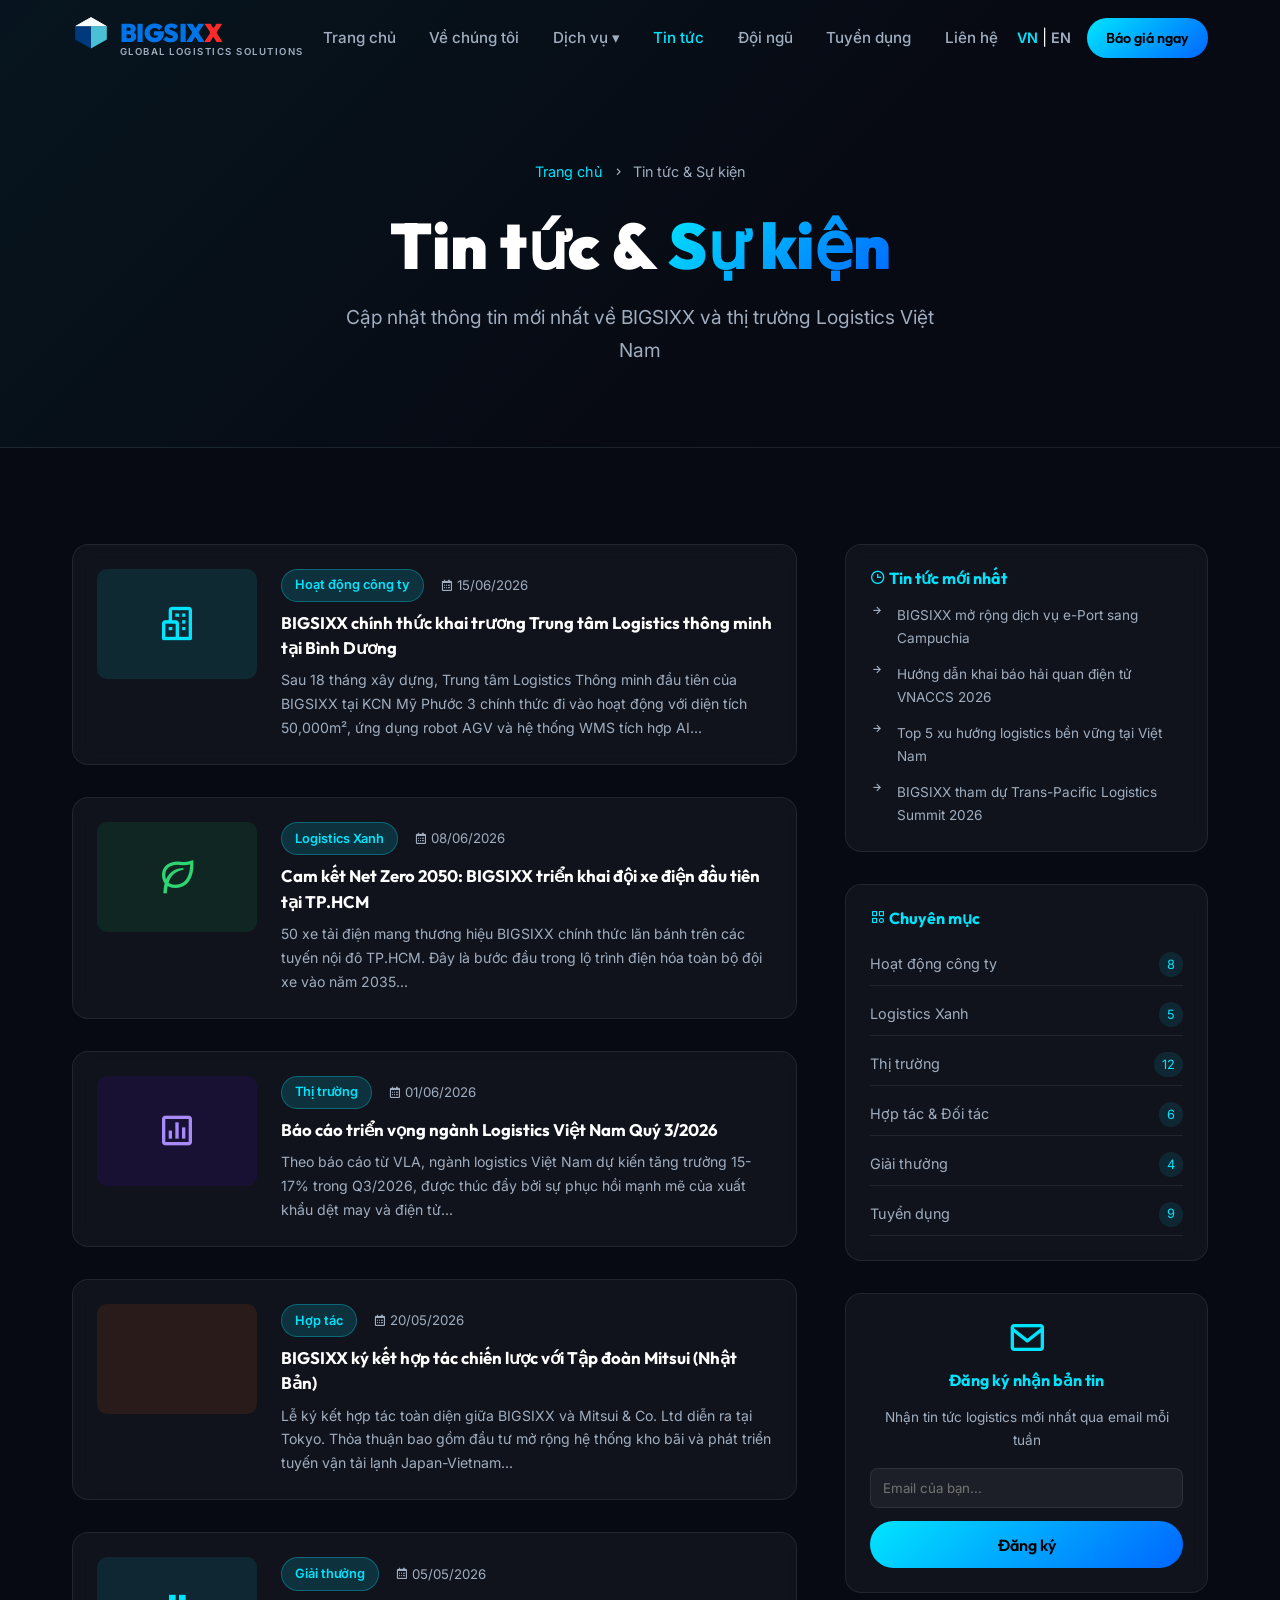
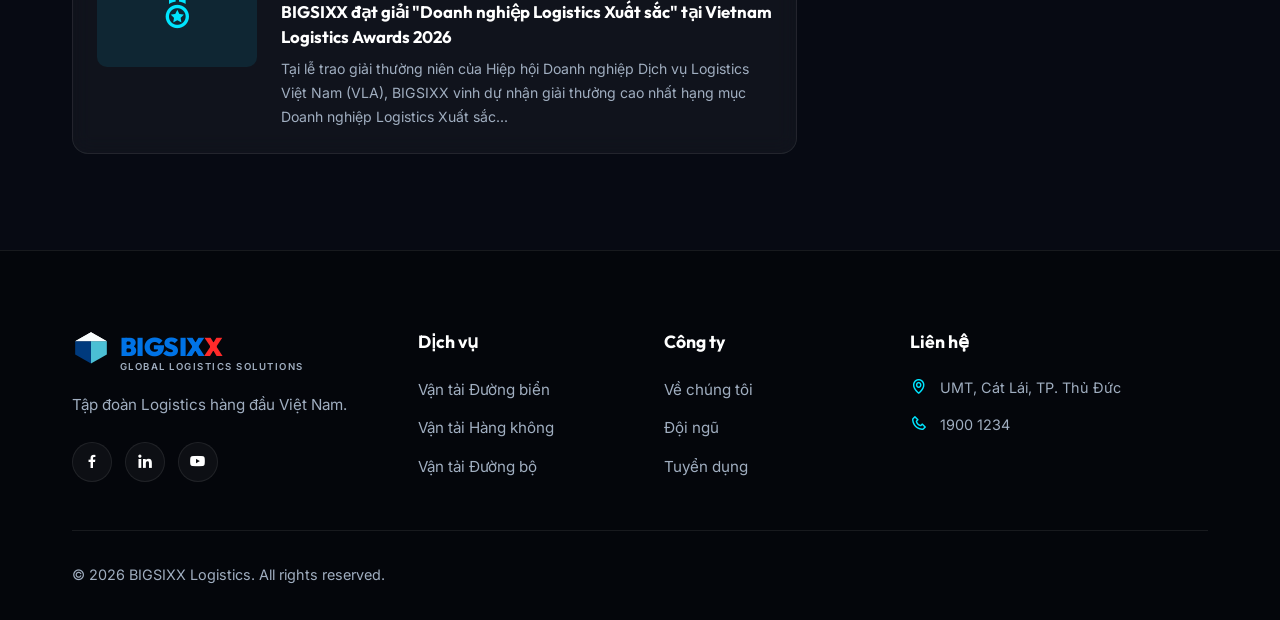
<file: BIGSIXX/news.html>
<!DOCTYPE html>
<html lang="vi">
<head>
<meta charset="UTF-8"><meta name="viewport" content="width=device-width,initial-scale=1.0">
<title>Tin tức - BIGSIXX Logistics</title>
<link rel="stylesheet" href="shared.css">
<link href='https://unpkg.com/boxicons@2.1.4/css/boxicons.min.css' rel='stylesheet'>
<style>
.news-layout{display:grid;grid-template-columns:2fr 1fr;gap:3rem;}
.news-list{display:flex;flex-direction:column;gap:2rem;}
.news-item{display:flex;gap:1.5rem;padding:1.5rem;cursor:pointer;transition:var(--transition);}
.news-item:hover{border-color:var(--primary);transform:translateX(4px);}
.news-thumb{width:160px;height:110px;border-radius:10px;object-fit:cover;flex-shrink:0;background:var(--glass-bg);}
.news-thumb-placeholder{width:160px;height:110px;border-radius:10px;flex-shrink:0;display:flex;align-items:center;justify-content:center;font-size:2.5rem;}
.news-meta{display:flex;align-items:center;gap:1rem;margin-bottom:0.5rem;}
.news-meta .date{color:var(--text-muted);font-size:0.83rem;display:flex;align-items:center;gap:0.3rem;}
.news-item h3{font-size:1.05rem;margin-bottom:0.5rem;line-height:1.5;}
.news-item p{color:var(--text-muted);font-size:0.88rem;}
.sidebar{display:flex;flex-direction:column;gap:2rem;}
.sidebar-card{padding:1.5rem;}
.sidebar-card h4{margin-bottom:1rem;font-size:1rem;color:var(--primary);}
.recent-list{display:flex;flex-direction:column;gap:0.8rem;}
.recent-item{display:flex;gap:0.8rem;font-size:0.85rem;color:var(--text-muted);cursor:pointer;transition:var(--transition);}
.recent-item:hover{color:var(--primary);}
.cat-list{display:flex;flex-direction:column;gap:0.5rem;}
.cat-item{display:flex;justify-content:space-between;padding:0.5rem 0;border-bottom:1px solid var(--glass-border);font-size:0.9rem;color:var(--text-muted);cursor:pointer;transition:var(--transition);}
.cat-item:hover{color:var(--primary);}
.cat-item span{background:rgba(0,229,255,0.1);border-radius:50px;padding:0.1rem 0.5rem;font-size:0.8rem;color:var(--primary);}
@media(max-width:900px){.news-layout{grid-template-columns:1fr;}.news-thumb,.news-thumb-placeholder{width:100px;height:80px;}}
</style>
</head>
<body>
<nav class="navbar" id="navbar">
  <div class="container nav-container">
    <a href="index.html" class="logo"><img src="assets/images/logo.svg" class="logo-img"><div class="logo-text"><div class="logo-name">BIGSIX<span>X</span></div><div class="logo-sub">Global Logistics Solutions</div></div></a>
    <ul class="nav-links">
      <li><a href="index.html">Trang chủ</a></li><li><a href="about.html">Về chúng tôi</a></li>
      <li class="nav-dropdown"><a href="services.html">Dịch vụ ▾</a>
        <div class="dropdown-menu">
          <a href="service-sea.html"><i class='bx bx-ship'></i> Vận tải Đường biển</a>
          <a href="service-air.html"><i class='bx bx-plane-alt'></i> Vận tải Hàng không</a>
          <a href="service-road.html"><i class='bx bx-truck'></i> Vận tải Đường bộ</a>
        </div>
      </li>
      <li><a href="news.html" class="active">Tin tức</a></li><li><a href="team.html">Đội ngũ</a></li><li><a href="careers.html">Tuyển dụng</a></li><li><a href="contact.html">Liên hệ</a></li>
    </ul>
    <div class="nav-actions"><div class="nav-lang"><span class="active">VN</span> | <span class="muted">EN</span></div><a href="contact.html" class="btn btn-primary btn-sm">Báo giá ngay</a></div>
    <div class="menu-toggle" id="mobile-menu"><i class='bx bx-menu'></i></div>
  </div>
</nav>

<section class="page-hero">
  <div class="breadcrumb"><a href="index.html">Trang chủ</a> <i class='bx bx-chevron-right'></i> <span>Tin tức & Sự kiện</span></div>
  <h1>Tin tức & <span class="highlight">Sự kiện</span></h1>
  <p>Cập nhật thông tin mới nhất về BIGSIXX và thị trường Logistics Việt Nam</p>
</section>

<section class="section">
  <div class="container">
    <div class="news-layout">
      <div class="news-list">
        <div class="news-item glass-card reveal-up">
          <div class="news-thumb-placeholder" style="background:rgba(0,229,255,0.1);color:var(--primary)"><i class='bx bx-buildings'></i></div>
          <div>
            <div class="news-meta"><span class="badge">Hoạt động công ty</span><span class="date"><i class='bx bx-calendar'></i> 15/06/2026</span></div>
            <h3>BIGSIXX chính thức khai trương Trung tâm Logistics thông minh tại Bình Dương</h3>
            <p>Sau 18 tháng xây dựng, Trung tâm Logistics Thông minh đầu tiên của BIGSIXX tại KCN Mỹ Phước 3 chính thức đi vào hoạt động với diện tích 50,000m², ứng dụng robot AGV và hệ thống WMS tích hợp AI...</p>
          </div>
        </div>
        <div class="news-item glass-card reveal-up delay-1">
          <div class="news-thumb-placeholder" style="background:rgba(0,200,100,0.1);color:#2ed573;"><i class='bx bx-leaf'></i></div>
          <div>
            <div class="news-meta"><span class="badge">Logistics Xanh</span><span class="date"><i class='bx bx-calendar'></i> 08/06/2026</span></div>
            <h3>Cam kết Net Zero 2050: BIGSIXX triển khai đội xe điện đầu tiên tại TP.HCM</h3>
            <p>50 xe tải điện mang thương hiệu BIGSIXX chính thức lăn bánh trên các tuyến nội đô TP.HCM. Đây là bước đầu trong lộ trình điện hóa toàn bộ đội xe vào năm 2035...</p>
          </div>
        </div>
        <div class="news-item glass-card reveal-up">
          <div class="news-thumb-placeholder" style="background:rgba(100,0,255,0.1);color:#a78bfa;"><i class='bx bx-bar-chart-square'></i></div>
          <div>
            <div class="news-meta"><span class="badge">Thị trường</span><span class="date"><i class='bx bx-calendar'></i> 01/06/2026</span></div>
            <h3>Báo cáo triển vọng ngành Logistics Việt Nam Quý 3/2026</h3>
            <p>Theo báo cáo từ VLA, ngành logistics Việt Nam dự kiến tăng trưởng 15-17% trong Q3/2026, được thúc đẩy bởi sự phục hồi mạnh mẽ của xuất khẩu dệt may và điện tử...</p>
          </div>
        </div>
        <div class="news-item glass-card reveal-up delay-1">
          <div class="news-thumb-placeholder" style="background:rgba(255,100,0,0.1);color:#ff6b35;"><i class='bx bx-handshake'></i></div>
          <div>
            <div class="news-meta"><span class="badge">Hợp tác</span><span class="date"><i class='bx bx-calendar'></i> 20/05/2026</span></div>
            <h3>BIGSIXX ký kết hợp tác chiến lược với Tập đoàn Mitsui (Nhật Bản)</h3>
            <p>Lễ ký kết hợp tác toàn diện giữa BIGSIXX và Mitsui & Co. Ltd diễn ra tại Tokyo. Thỏa thuận bao gồm đầu tư mở rộng hệ thống kho bãi và phát triển tuyến vận tải lạnh Japan-Vietnam...</p>
          </div>
        </div>
        <div class="news-item glass-card reveal-up">
          <div class="news-thumb-placeholder" style="background:rgba(0,200,255,0.1);color:var(--primary);"><i class='bx bx-medal'></i></div>
          <div>
            <div class="news-meta"><span class="badge">Giải thưởng</span><span class="date"><i class='bx bx-calendar'></i> 05/05/2026</span></div>
            <h3>BIGSIXX đạt giải "Doanh nghiệp Logistics Xuất sắc" tại Vietnam Logistics Awards 2026</h3>
            <p>Tại lễ trao giải thường niên của Hiệp hội Doanh nghiệp Dịch vụ Logistics Việt Nam (VLA), BIGSIXX vinh dự nhận giải thưởng cao nhất hạng mục Doanh nghiệp Logistics Xuất sắc...</p>
          </div>
        </div>
      </div>
      <div class="sidebar">
        <div class="sidebar-card glass-card reveal-up">
          <h4><i class='bx bx-time'></i> Tin tức mới nhất</h4>
          <div class="recent-list">
            <div class="recent-item"><i class='bx bx-right-arrow-alt'></i><span>BIGSIXX mở rộng dịch vụ e-Port sang Campuchia</span></div>
            <div class="recent-item"><i class='bx bx-right-arrow-alt'></i><span>Hướng dẫn khai báo hải quan điện tử VNACCS 2026</span></div>
            <div class="recent-item"><i class='bx bx-right-arrow-alt'></i><span>Top 5 xu hướng logistics bền vững tại Việt Nam</span></div>
            <div class="recent-item"><i class='bx bx-right-arrow-alt'></i><span>BIGSIXX tham dự Trans-Pacific Logistics Summit 2026</span></div>
          </div>
        </div>
        <div class="sidebar-card glass-card reveal-up delay-1">
          <h4><i class='bx bx-category'></i> Chuyên mục</h4>
          <div class="cat-list">
            <div class="cat-item">Hoạt động công ty <span>8</span></div>
            <div class="cat-item">Logistics Xanh <span>5</span></div>
            <div class="cat-item">Thị trường <span>12</span></div>
            <div class="cat-item">Hợp tác & Đối tác <span>6</span></div>
            <div class="cat-item">Giải thưởng <span>4</span></div>
            <div class="cat-item">Tuyển dụng <span>9</span></div>
          </div>
        </div>
        <div class="sidebar-card glass-card reveal-up delay-2" style="text-align:center;">
          <i class='bx bx-envelope' style="font-size:2.5rem;color:var(--primary);margin-bottom:0.8rem;"></i>
          <h4>Đăng ký nhận bản tin</h4>
          <p style="color:var(--text-muted);font-size:0.85rem;margin-bottom:1rem;">Nhận tin tức logistics mới nhất qua email mỗi tuần</p>
          <input type="email" placeholder="Email của bạn..." style="width:100%;padding:0.7rem;border-radius:8px;border:1px solid var(--glass-border);background:rgba(255,255,255,0.05);color:#fff;outline:none;margin-bottom:0.8rem;font-family:inherit;">
          <button class="btn btn-primary" style="width:100%;justify-content:center;">Đăng ký</button>
        </div>
      </div>
    </div>
  </div>
</section>

<footer class="footer">
  <div class="container">
    <div class="footer-grid">
      <div class="footer-about"><a href="index.html" class="logo" style="margin-bottom:1rem;"><img src="assets/images/logo.svg" class="logo-img"><div class="logo-text"><div class="logo-name">BIGSIX<span>X</span></div><div class="logo-sub">Global Logistics Solutions</div></div></a><p>Tập đoàn Logistics hàng đầu Việt Nam.</p><div class="social-links"><a href="#"><i class='bx bxl-facebook'></i></a><a href="#"><i class='bx bxl-linkedin'></i></a><a href="#"><i class='bx bxl-youtube'></i></a></div></div>
      <div class="footer-col"><h4>Dịch vụ</h4><ul><li><a href="service-sea.html">Vận tải Đường biển</a></li><li><a href="service-air.html">Vận tải Hàng không</a></li><li><a href="service-road.html">Vận tải Đường bộ</a></li></ul></div>
      <div class="footer-col"><h4>Công ty</h4><ul><li><a href="about.html">Về chúng tôi</a></li><li><a href="team.html">Đội ngũ</a></li><li><a href="careers.html">Tuyển dụng</a></li></ul></div>
      <div class="footer-col"><h4>Liên hệ</h4><div class="footer-contact-item"><i class='bx bx-map'></i><span>UMT, Cát Lái, TP. Thủ Đức</span></div><div class="footer-contact-item"><i class='bx bx-phone'></i><span>1900 1234</span></div></div>
    </div>
    <div class="footer-bottom"><p>&copy; 2026 BIGSIXX Logistics. All rights reserved.</p></div>
  </div>
</footer>
<script src="shared.js"></script>
</body>
</html>
</file>
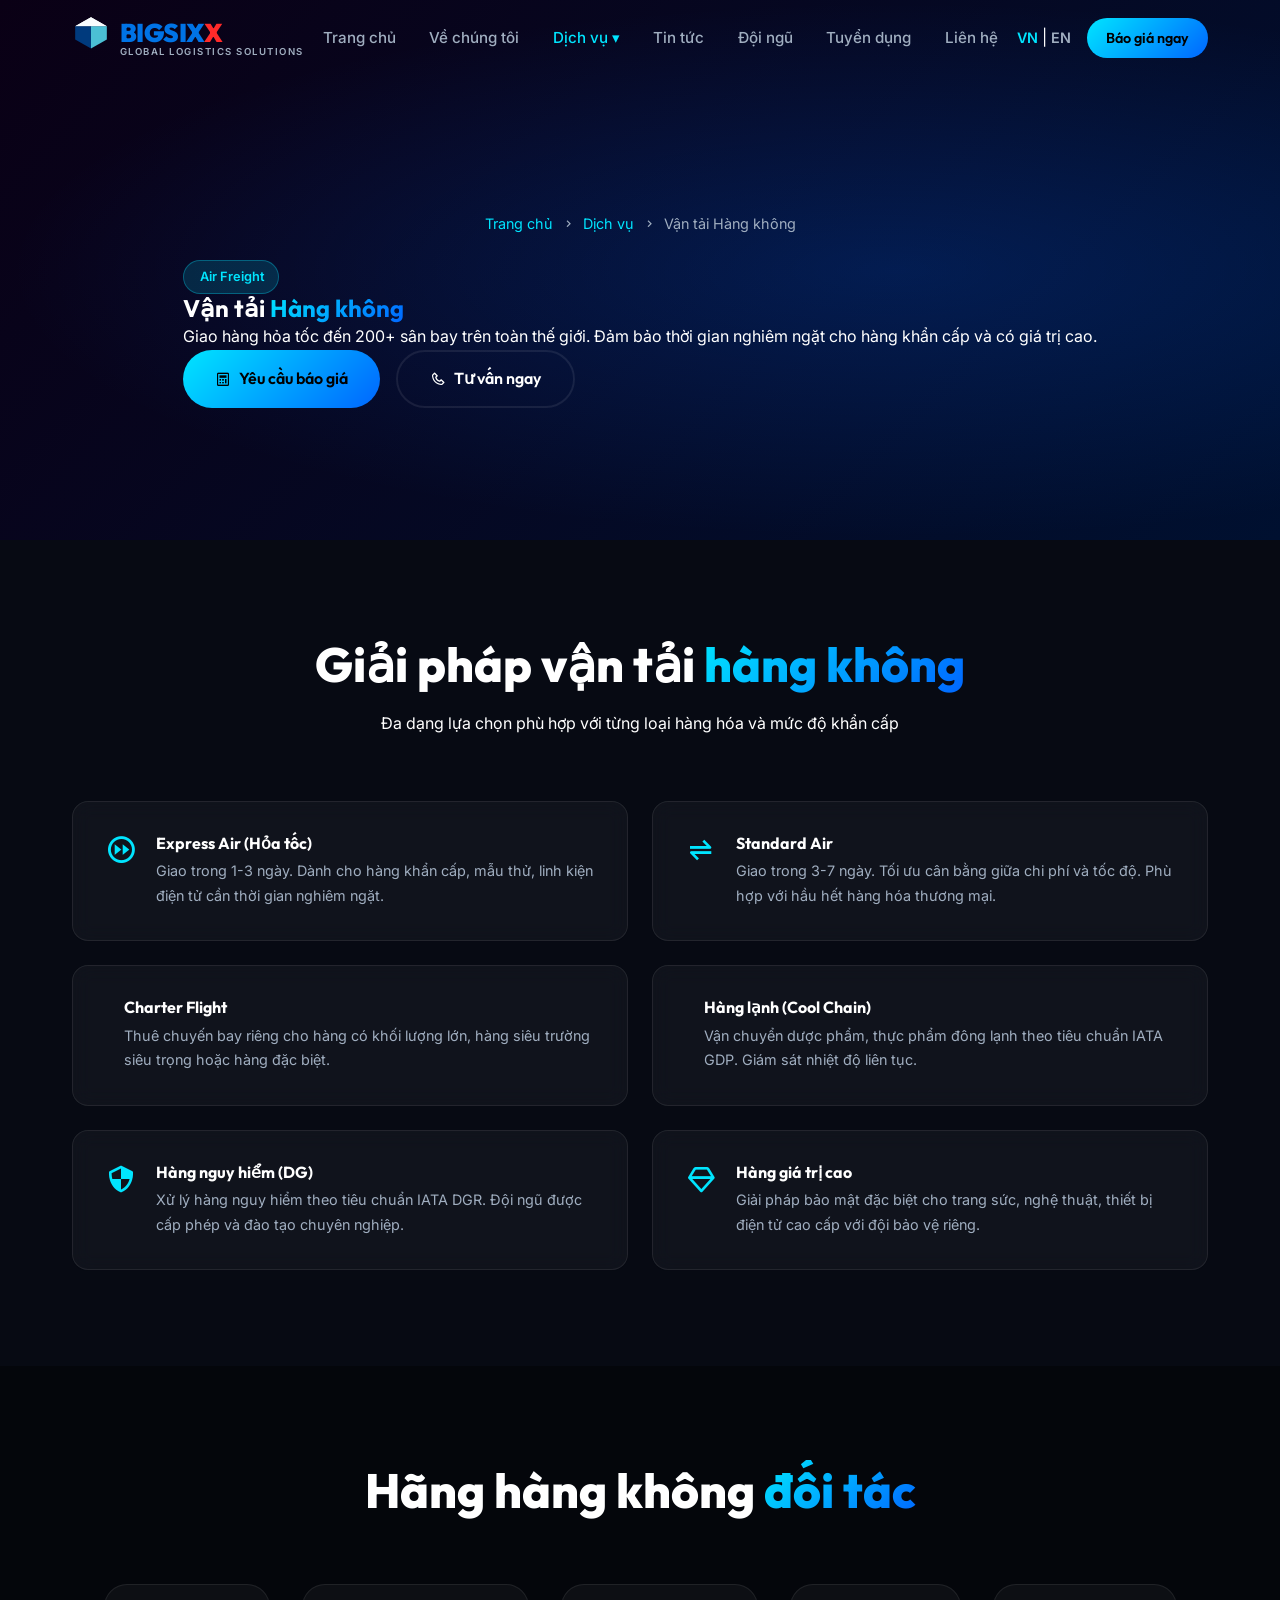
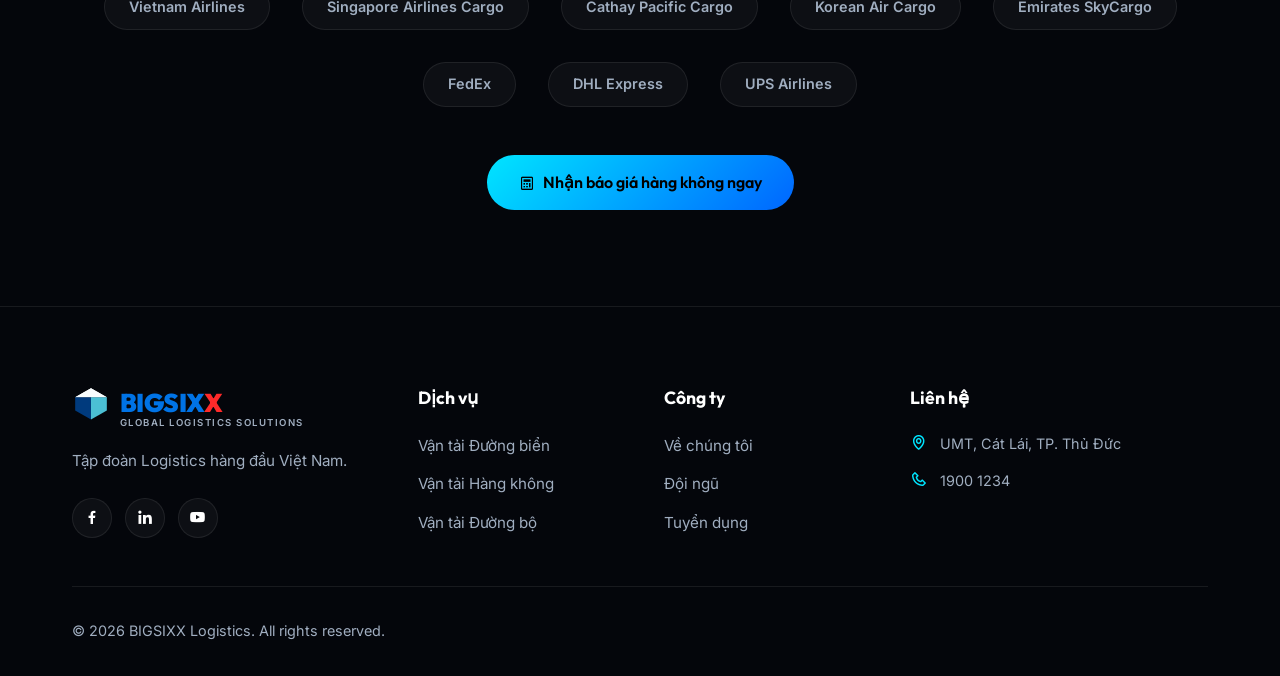
<file: BIGSIXX/service-air.html>
<!DOCTYPE html>
<html lang="vi">
<head>
<meta charset="UTF-8"><meta name="viewport" content="width=device-width,initial-scale=1.0">
<title>Vận tải Hàng không - BIGSIXX Logistics</title>
<link rel="stylesheet" href="shared.css">
<link href='https://unpkg.com/boxicons@2.1.4/css/boxicons.min.css' rel='stylesheet'>
<style>
.air-hero{min-height:60vh;display:flex;align-items:center;position:relative;padding-top:80px;background:linear-gradient(135deg,#0a0015 0%,#001030 100%);}
.air-hero::before{content:'';position:absolute;inset:0;background:radial-gradient(ellipse at 70% 50%,rgba(0,102,255,0.2) 0%,transparent 70%);}
.air-hero-content{position:relative;z-index:1;padding:4rem 0;}
.air-hero-icon{font-size:8rem;color:rgba(0,229,255,0.15);position:absolute;right:5%;top:50%;transform:translateY(-50%);}
.feature-grid{display:grid;grid-template-columns:repeat(2,1fr);gap:1.5rem;}
.ftr-card{padding:2rem;display:flex;gap:1.2rem;}
.ftr-card i{font-size:2rem;color:var(--primary);flex-shrink:0;}
.ftr-card h4{margin-bottom:0.4rem;}
.ftr-card p{color:var(--text-muted);font-size:0.9rem;}
.airline-grid{display:flex;flex-wrap:wrap;justify-content:center;gap:2rem;}
.airline-chip{background:var(--glass-bg);border:1px solid var(--glass-border);border-radius:50px;padding:0.6rem 1.5rem;font-weight:600;font-size:0.9rem;color:var(--text-muted);}
@media(max-width:700px){.feature-grid{grid-template-columns:1fr;}}
</style>
</head>
<body>
<nav class="navbar" id="navbar">
  <div class="container nav-container">
    <a href="index.html" class="logo"><img src="assets/images/logo.svg" class="logo-img"><div class="logo-text"><div class="logo-name">BIGSIX<span>X</span></div><div class="logo-sub">Global Logistics Solutions</div></div></a>
    <ul class="nav-links">
      <li><a href="index.html">Trang chủ</a></li><li><a href="about.html">Về chúng tôi</a></li>
      <li class="nav-dropdown"><a href="services.html" class="active">Dịch vụ ▾</a>
        <div class="dropdown-menu">
          <a href="service-sea.html"><i class='bx bx-ship'></i> Vận tải Đường biển</a>
          <a href="service-air.html"><i class='bx bx-plane-alt'></i> Vận tải Hàng không</a>
          <a href="service-road.html"><i class='bx bx-truck'></i> Vận tải Đường bộ</a>
        </div>
      </li>
      <li><a href="news.html">Tin tức</a></li><li><a href="team.html">Đội ngũ</a></li><li><a href="careers.html">Tuyển dụng</a></li><li><a href="contact.html">Liên hệ</a></li>
    </ul>
    <div class="nav-actions"><div class="nav-lang"><span class="active">VN</span> | <span class="muted">EN</span></div><a href="contact.html" class="btn btn-primary btn-sm">Báo giá ngay</a></div>
    <div class="menu-toggle" id="mobile-menu"><i class='bx bx-menu'></i></div>
  </div>
</nav>

<section class="air-hero">
  <i class='bx bx-plane-alt air-hero-icon'></i>
  <div class="container air-hero-content">
    <div class="breadcrumb"><a href="index.html">Trang chủ</a> <i class='bx bx-chevron-right'></i> <a href="services.html">Dịch vụ</a> <i class='bx bx-chevron-right'></i> <span>Vận tải Hàng không</span></div>
    <span class="badge"><i class='bx bx-plane-alt'></i> Air Freight</span>
    <h1>Vận tải <span class="highlight">Hàng không</span></h1>
    <p>Giao hàng hỏa tốc đến 200+ sân bay trên toàn thế giới. Đảm bảo thời gian nghiêm ngặt cho hàng khẩn cấp và có giá trị cao.</p>
    <div style="display:flex;gap:1rem;flex-wrap:wrap;">
      <a href="contact.html" class="btn btn-primary"><i class='bx bx-calculator'></i> Yêu cầu báo giá</a>
      <a href="contact.html" class="btn btn-outline"><i class='bx bx-phone'></i> Tư vấn ngay</a>
    </div>
  </div>
</section>

<section class="section">
  <div class="container">
    <div class="section-header reveal-up"><h2 class="section-title">Giải pháp vận tải <span class="highlight">hàng không</span></h2><p>Đa dạng lựa chọn phù hợp với từng loại hàng hóa và mức độ khẩn cấp</p></div>
    <div class="feature-grid">
      <div class="ftr-card glass-card reveal-up">
        <i class='bx bx-fast-forward-circle'></i>
        <div><h4>Express Air (Hỏa tốc)</h4><p>Giao trong 1-3 ngày. Dành cho hàng khẩn cấp, mẫu thử, linh kiện điện tử cần thời gian nghiêm ngặt.</p></div>
      </div>
      <div class="ftr-card glass-card reveal-up delay-1">
        <i class='bx bx-transfer-alt'></i>
        <div><h4>Standard Air</h4><p>Giao trong 3-7 ngày. Tối ưu cân bằng giữa chi phí và tốc độ. Phù hợp với hầu hết hàng hóa thương mại.</p></div>
      </div>
      <div class="ftr-card glass-card reveal-up">
        <i class='bx bx-plane'></i>
        <div><h4>Charter Flight</h4><p>Thuê chuyến bay riêng cho hàng có khối lượng lớn, hàng siêu trường siêu trọng hoặc hàng đặc biệt.</p></div>
      </div>
      <div class="ftr-card glass-card reveal-up delay-1">
        <i class='bx bx-temperature-hot'></i>
        <div><h4>Hàng lạnh (Cool Chain)</h4><p>Vận chuyển dược phẩm, thực phẩm đông lạnh theo tiêu chuẩn IATA GDP. Giám sát nhiệt độ liên tục.</p></div>
      </div>
      <div class="ftr-card glass-card reveal-up">
        <i class='bx bx-shield-quarter'></i>
        <div><h4>Hàng nguy hiểm (DG)</h4><p>Xử lý hàng nguy hiểm theo tiêu chuẩn IATA DGR. Đội ngũ được cấp phép và đào tạo chuyên nghiệp.</p></div>
      </div>
      <div class="ftr-card glass-card reveal-up delay-1">
        <i class='bx bx-diamond'></i>
        <div><h4>Hàng giá trị cao</h4><p>Giải pháp bảo mật đặc biệt cho trang sức, nghệ thuật, thiết bị điện tử cao cấp với đội bảo vệ riêng.</p></div>
      </div>
    </div>
  </div>
</section>

<section class="section" style="background:var(--bg-darker);">
  <div class="container">
    <div class="section-header reveal-up"><h2 class="section-title">Hãng hàng không <span class="highlight">đối tác</span></h2></div>
    <div class="airline-grid reveal-up">
      <span class="airline-chip">Vietnam Airlines</span>
      <span class="airline-chip">Singapore Airlines Cargo</span>
      <span class="airline-chip">Cathay Pacific Cargo</span>
      <span class="airline-chip">Korean Air Cargo</span>
      <span class="airline-chip">Emirates SkyCargo</span>
      <span class="airline-chip">FedEx</span>
      <span class="airline-chip">DHL Express</span>
      <span class="airline-chip">UPS Airlines</span>
    </div>
    <div style="text-align:center;margin-top:3rem;" class="reveal-up">
      <a href="contact.html" class="btn btn-primary"><i class='bx bx-calculator'></i> Nhận báo giá hàng không ngay</a>
    </div>
  </div>
</section>

<footer class="footer">
  <div class="container">
    <div class="footer-grid">
      <div class="footer-about"><a href="index.html" class="logo" style="margin-bottom:1rem;"><img src="assets/images/logo.svg" class="logo-img"><div class="logo-text"><div class="logo-name">BIGSIX<span>X</span></div><div class="logo-sub">Global Logistics Solutions</div></div></a><p>Tập đoàn Logistics hàng đầu Việt Nam.</p><div class="social-links"><a href="#"><i class='bx bxl-facebook'></i></a><a href="#"><i class='bx bxl-linkedin'></i></a><a href="#"><i class='bx bxl-youtube'></i></a></div></div>
      <div class="footer-col"><h4>Dịch vụ</h4><ul><li><a href="service-sea.html">Vận tải Đường biển</a></li><li><a href="service-air.html">Vận tải Hàng không</a></li><li><a href="service-road.html">Vận tải Đường bộ</a></li></ul></div>
      <div class="footer-col"><h4>Công ty</h4><ul><li><a href="about.html">Về chúng tôi</a></li><li><a href="team.html">Đội ngũ</a></li><li><a href="careers.html">Tuyển dụng</a></li></ul></div>
      <div class="footer-col"><h4>Liên hệ</h4><div class="footer-contact-item"><i class='bx bx-map'></i><span>UMT, Cát Lái, TP. Thủ Đức</span></div><div class="footer-contact-item"><i class='bx bx-phone'></i><span>1900 1234</span></div></div>
    </div>
    <div class="footer-bottom"><p>&copy; 2026 BIGSIXX Logistics. All rights reserved.</p></div>
  </div>
</footer>
<script src="shared.js"></script>
</body>
</html>
</file>
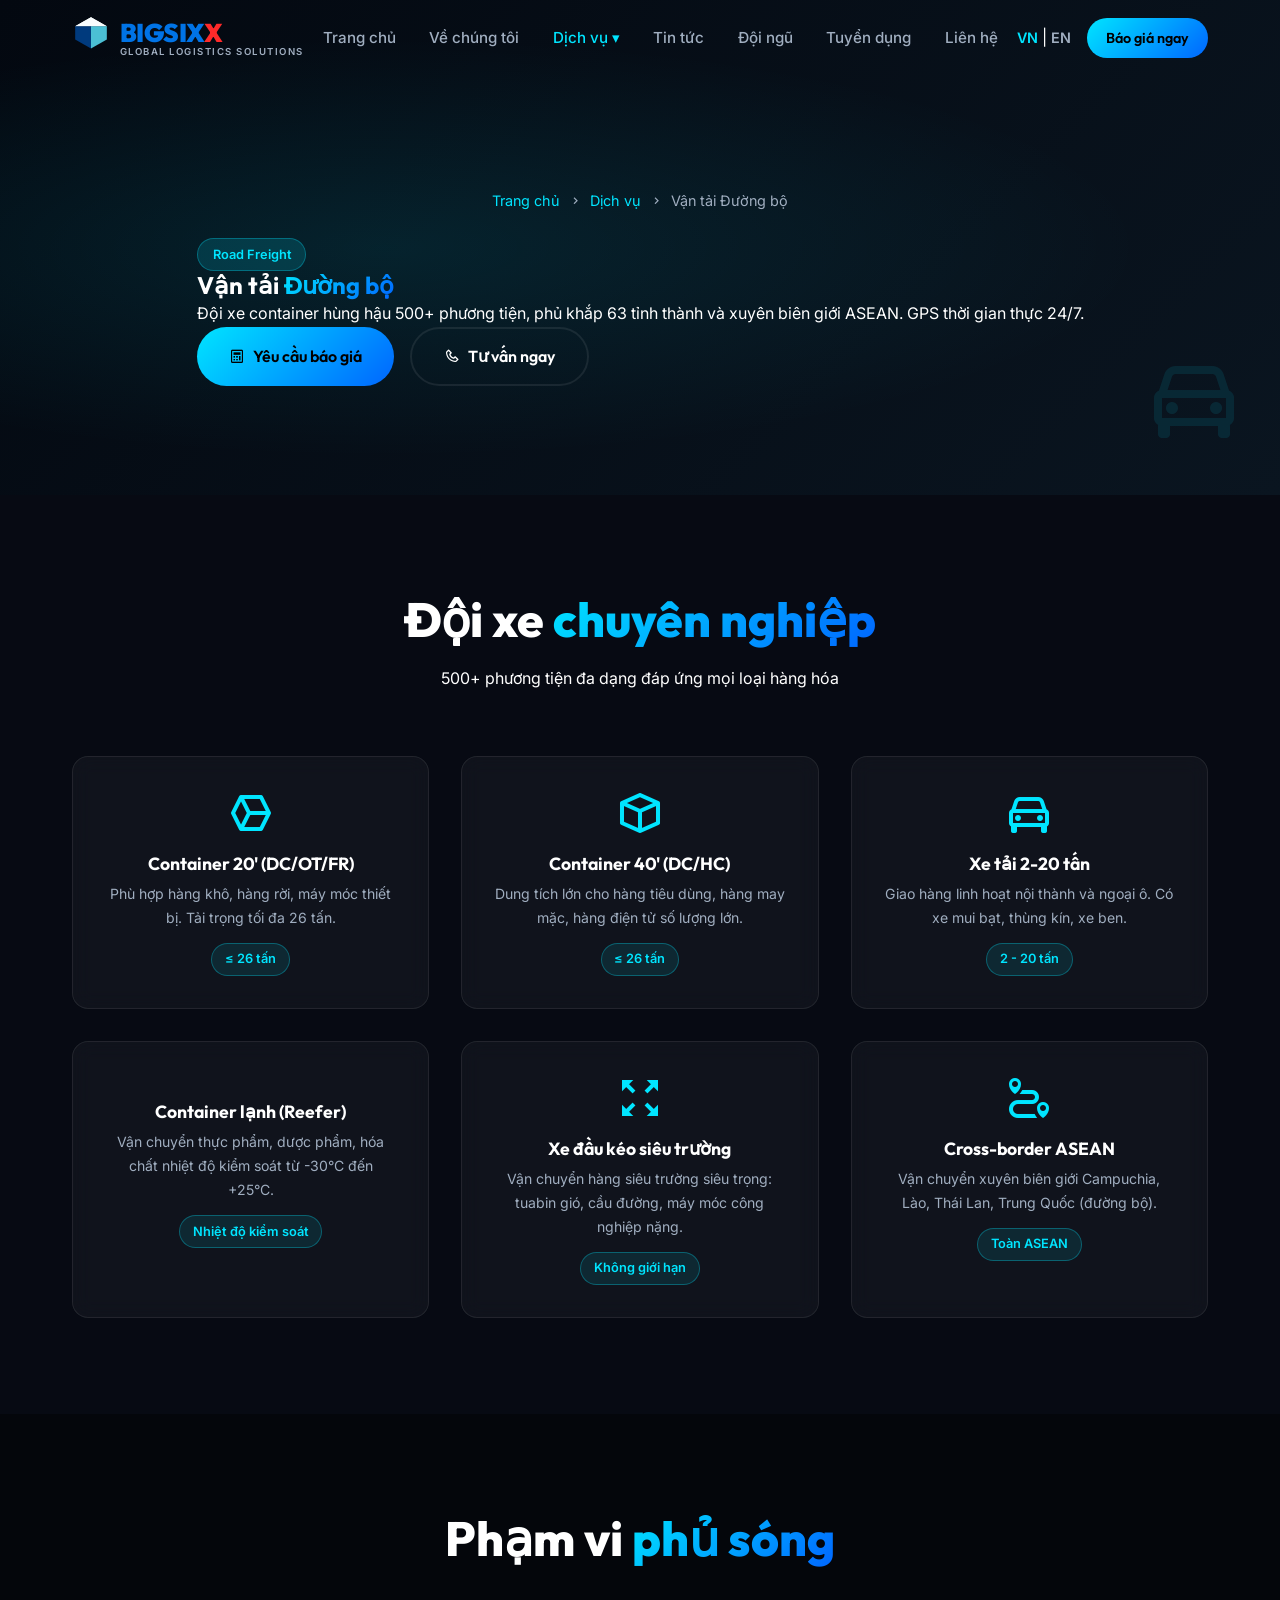
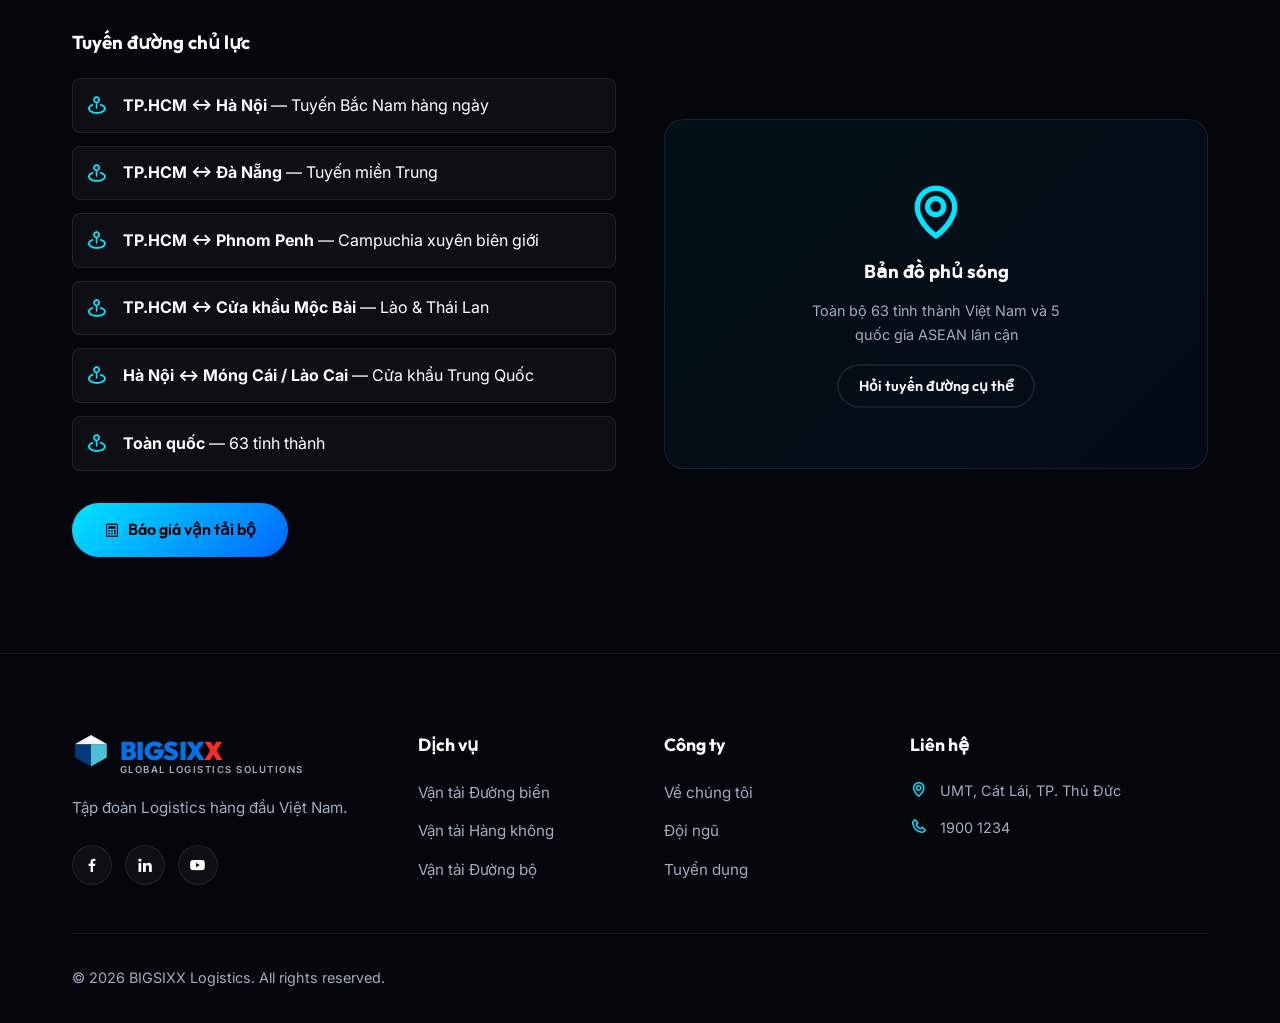
<file: BIGSIXX/service-road.html>
<!DOCTYPE html>
<html lang="vi">
<head>
<meta charset="UTF-8"><meta name="viewport" content="width=device-width,initial-scale=1.0">
<title>Vận tải Đường bộ - BIGSIXX Logistics</title>
<link rel="stylesheet" href="shared.css">
<link href='https://unpkg.com/boxicons@2.1.4/css/boxicons.min.css' rel='stylesheet'>
<style>
.road-hero{min-height:55vh;display:flex;align-items:center;padding-top:80px;background:linear-gradient(135deg,#030810 0%,#0a1520 100%);position:relative;}
.road-hero::before{content:'';position:absolute;inset:0;background:radial-gradient(ellipse at 30% 50%,rgba(0,229,255,0.1) 0%,transparent 60%);}
.road-hero-content{position:relative;z-index:1;padding:4rem 0;}
.truck-anim{font-size:6rem;color:rgba(0,229,255,0.1);position:absolute;right:3%;bottom:10%;}
.fleet-grid{display:grid;grid-template-columns:repeat(3,1fr);gap:2rem;}
.fleet-card{padding:2rem;text-align:center;}
.fleet-card i{font-size:3rem;color:var(--primary);margin-bottom:1rem;}
.fleet-card h4{font-size:1.1rem;margin-bottom:0.5rem;}
.fleet-card p{color:var(--text-muted);font-size:0.88rem;}
.fleet-card .capacity{display:inline-block;margin-top:0.8rem;background:rgba(0,229,255,0.1);border:1px solid rgba(0,229,255,0.3);border-radius:50px;padding:0.3rem 0.8rem;font-size:0.8rem;color:var(--primary);font-weight:600;}
.coverage-grid{display:grid;grid-template-columns:1fr 1fr;gap:3rem;align-items:center;}
.coverage-list{display:flex;flex-direction:column;gap:0.8rem;}
.cov-item{display:flex;align-items:center;gap:1rem;padding:0.8rem;background:var(--glass-bg);border:1px solid var(--glass-border);border-radius:8px;}
.cov-item i{color:var(--primary);font-size:1.3rem;}
.map-placeholder{background:linear-gradient(135deg,rgba(0,229,255,0.05),rgba(0,102,255,0.05));border:1px solid var(--glass-border);border-radius:20px;height:350px;display:flex;flex-direction:column;align-items:center;justify-content:center;gap:1rem;}
.map-placeholder i{font-size:4rem;color:var(--primary);}
@media(max-width:900px){.fleet-grid{grid-template-columns:1fr 1fr;}.coverage-grid{grid-template-columns:1fr;}}
</style>
</head>
<body>
<nav class="navbar" id="navbar">
  <div class="container nav-container">
    <a href="index.html" class="logo"><img src="assets/images/logo.svg" class="logo-img"><div class="logo-text"><div class="logo-name">BIGSIX<span>X</span></div><div class="logo-sub">Global Logistics Solutions</div></div></a>
    <ul class="nav-links">
      <li><a href="index.html">Trang chủ</a></li><li><a href="about.html">Về chúng tôi</a></li>
      <li class="nav-dropdown"><a href="services.html" class="active">Dịch vụ ▾</a>
        <div class="dropdown-menu">
          <a href="service-sea.html"><i class='bx bx-ship'></i> Vận tải Đường biển</a>
          <a href="service-air.html"><i class='bx bx-plane-alt'></i> Vận tải Hàng không</a>
          <a href="service-road.html"><i class='bx bx-truck'></i> Vận tải Đường bộ</a>
        </div>
      </li>
      <li><a href="news.html">Tin tức</a></li><li><a href="team.html">Đội ngũ</a></li><li><a href="careers.html">Tuyển dụng</a></li><li><a href="contact.html">Liên hệ</a></li>
    </ul>
    <div class="nav-actions"><div class="nav-lang"><span class="active">VN</span> | <span class="muted">EN</span></div><a href="contact.html" class="btn btn-primary btn-sm">Báo giá ngay</a></div>
    <div class="menu-toggle" id="mobile-menu"><i class='bx bx-menu'></i></div>
  </div>
</nav>

<section class="road-hero">
  <i class='bx bx-car truck-anim'></i>
  <div class="container road-hero-content">
    <div class="breadcrumb"><a href="index.html">Trang chủ</a> <i class='bx bx-chevron-right'></i> <a href="services.html">Dịch vụ</a> <i class='bx bx-chevron-right'></i> <span>Vận tải Đường bộ</span></div>
    <span class="badge"><i class='bx bx-truck'></i> Road Freight</span>
    <h1>Vận tải <span class="highlight">Đường bộ</span></h1>
    <p>Đội xe container hùng hậu 500+ phương tiện, phủ khắp 63 tỉnh thành và xuyên biên giới ASEAN. GPS thời gian thực 24/7.</p>
    <div style="display:flex;gap:1rem;flex-wrap:wrap;">
      <a href="contact.html" class="btn btn-primary"><i class='bx bx-calculator'></i> Yêu cầu báo giá</a>
      <a href="contact.html" class="btn btn-outline"><i class='bx bx-phone'></i> Tư vấn ngay</a>
    </div>
  </div>
</section>

<section class="section">
  <div class="container">
    <div class="section-header reveal-up"><h2 class="section-title">Đội xe <span class="highlight">chuyên nghiệp</span></h2><p>500+ phương tiện đa dạng đáp ứng mọi loại hàng hóa</p></div>
    <div class="fleet-grid">
      <div class="fleet-card glass-card reveal-up"><i class='bx bx-cube-alt'></i><h4>Container 20' (DC/OT/FR)</h4><p>Phù hợp hàng khô, hàng rời, máy móc thiết bị. Tải trọng tối đa 26 tấn.</p><span class="capacity">≤ 26 tấn</span></div>
      <div class="fleet-card glass-card reveal-up delay-1"><i class='bx bx-cube'></i><h4>Container 40' (DC/HC)</h4><p>Dung tích lớn cho hàng tiêu dùng, hàng may mặc, hàng điện tử số lượng lớn.</p><span class="capacity">≤ 26 tấn</span></div>
      <div class="fleet-card glass-card reveal-up delay-2"><i class='bx bx-car'></i><h4>Xe tải 2-20 tấn</h4><p>Giao hàng linh hoạt nội thành và ngoại ô. Có xe mui bạt, thùng kín, xe ben.</p><span class="capacity">2 - 20 tấn</span></div>
      <div class="fleet-card glass-card reveal-up"><i class='bx bx-temperature-hot'></i><h4>Container lạnh (Reefer)</h4><p>Vận chuyển thực phẩm, dược phẩm, hóa chất nhiệt độ kiểm soát từ -30°C đến +25°C.</p><span class="capacity">Nhiệt độ kiểm soát</span></div>
      <div class="fleet-card glass-card reveal-up delay-1"><i class='bx bx-expand'></i><h4>Xe đầu kéo siêu trường</h4><p>Vận chuyển hàng siêu trường siêu trọng: tuabin gió, cầu đường, máy móc công nghiệp nặng.</p><span class="capacity">Không giới hạn</span></div>
      <div class="fleet-card glass-card reveal-up delay-2"><i class='bx bx-trip'></i><h4>Cross-border ASEAN</h4><p>Vận chuyển xuyên biên giới Campuchia, Lào, Thái Lan, Trung Quốc (đường bộ).</p><span class="capacity">Toàn ASEAN</span></div>
    </div>
  </div>
</section>

<section class="section" style="background:var(--bg-darker);">
  <div class="container">
    <div class="section-header reveal-up"><h2 class="section-title">Phạm vi <span class="highlight">phủ sóng</span></h2></div>
    <div class="coverage-grid">
      <div class="reveal-up">
        <h3 style="margin-bottom:1.5rem;">Tuyến đường chủ lực</h3>
        <div class="coverage-list">
          <div class="cov-item"><i class='bx bx-map-pin'></i><span><strong>TP.HCM ↔ Hà Nội</strong> — Tuyến Bắc Nam hàng ngày</span></div>
          <div class="cov-item"><i class='bx bx-map-pin'></i><span><strong>TP.HCM ↔ Đà Nẵng</strong> — Tuyến miền Trung</span></div>
          <div class="cov-item"><i class='bx bx-map-pin'></i><span><strong>TP.HCM ↔ Phnom Penh</strong> — Campuchia xuyên biên giới</span></div>
          <div class="cov-item"><i class='bx bx-map-pin'></i><span><strong>TP.HCM ↔ Cửa khẩu Mộc Bài</strong> — Lào & Thái Lan</span></div>
          <div class="cov-item"><i class='bx bx-map-pin'></i><span><strong>Hà Nội ↔ Móng Cái / Lào Cai</strong> — Cửa khẩu Trung Quốc</span></div>
          <div class="cov-item"><i class='bx bx-map-pin'></i><span><strong>Toàn quốc</strong> — 63 tỉnh thành</span></div>
        </div>
        <a href="contact.html" class="btn btn-primary" style="margin-top:2rem;"><i class='bx bx-calculator'></i> Báo giá vận tải bộ</a>
      </div>
      <div class="map-placeholder reveal-up delay-1">
        <i class='bx bx-map'></i>
        <h3>Bản đồ phủ sóng</h3>
        <p style="color:var(--text-muted);text-align:center;font-size:0.9rem;max-width:250px;">Toàn bộ 63 tỉnh thành Việt Nam và 5 quốc gia ASEAN lân cận</p>
        <a href="contact.html" class="btn btn-outline btn-sm">Hỏi tuyến đường cụ thể</a>
      </div>
    </div>
  </div>
</section>

<footer class="footer">
  <div class="container">
    <div class="footer-grid">
      <div class="footer-about"><a href="index.html" class="logo" style="margin-bottom:1rem;"><img src="assets/images/logo.svg" class="logo-img"><div class="logo-text"><div class="logo-name">BIGSIX<span>X</span></div><div class="logo-sub">Global Logistics Solutions</div></div></a><p>Tập đoàn Logistics hàng đầu Việt Nam.</p><div class="social-links"><a href="#"><i class='bx bxl-facebook'></i></a><a href="#"><i class='bx bxl-linkedin'></i></a><a href="#"><i class='bx bxl-youtube'></i></a></div></div>
      <div class="footer-col"><h4>Dịch vụ</h4><ul><li><a href="service-sea.html">Vận tải Đường biển</a></li><li><a href="service-air.html">Vận tải Hàng không</a></li><li><a href="service-road.html">Vận tải Đường bộ</a></li></ul></div>
      <div class="footer-col"><h4>Công ty</h4><ul><li><a href="about.html">Về chúng tôi</a></li><li><a href="team.html">Đội ngũ</a></li><li><a href="careers.html">Tuyển dụng</a></li></ul></div>
      <div class="footer-col"><h4>Liên hệ</h4><div class="footer-contact-item"><i class='bx bx-map'></i><span>UMT, Cát Lái, TP. Thủ Đức</span></div><div class="footer-contact-item"><i class='bx bx-phone'></i><span>1900 1234</span></div></div>
    </div>
    <div class="footer-bottom"><p>&copy; 2026 BIGSIXX Logistics. All rights reserved.</p></div>
  </div>
</footer>
<script src="shared.js"></script>
</body>
</html>
</file>
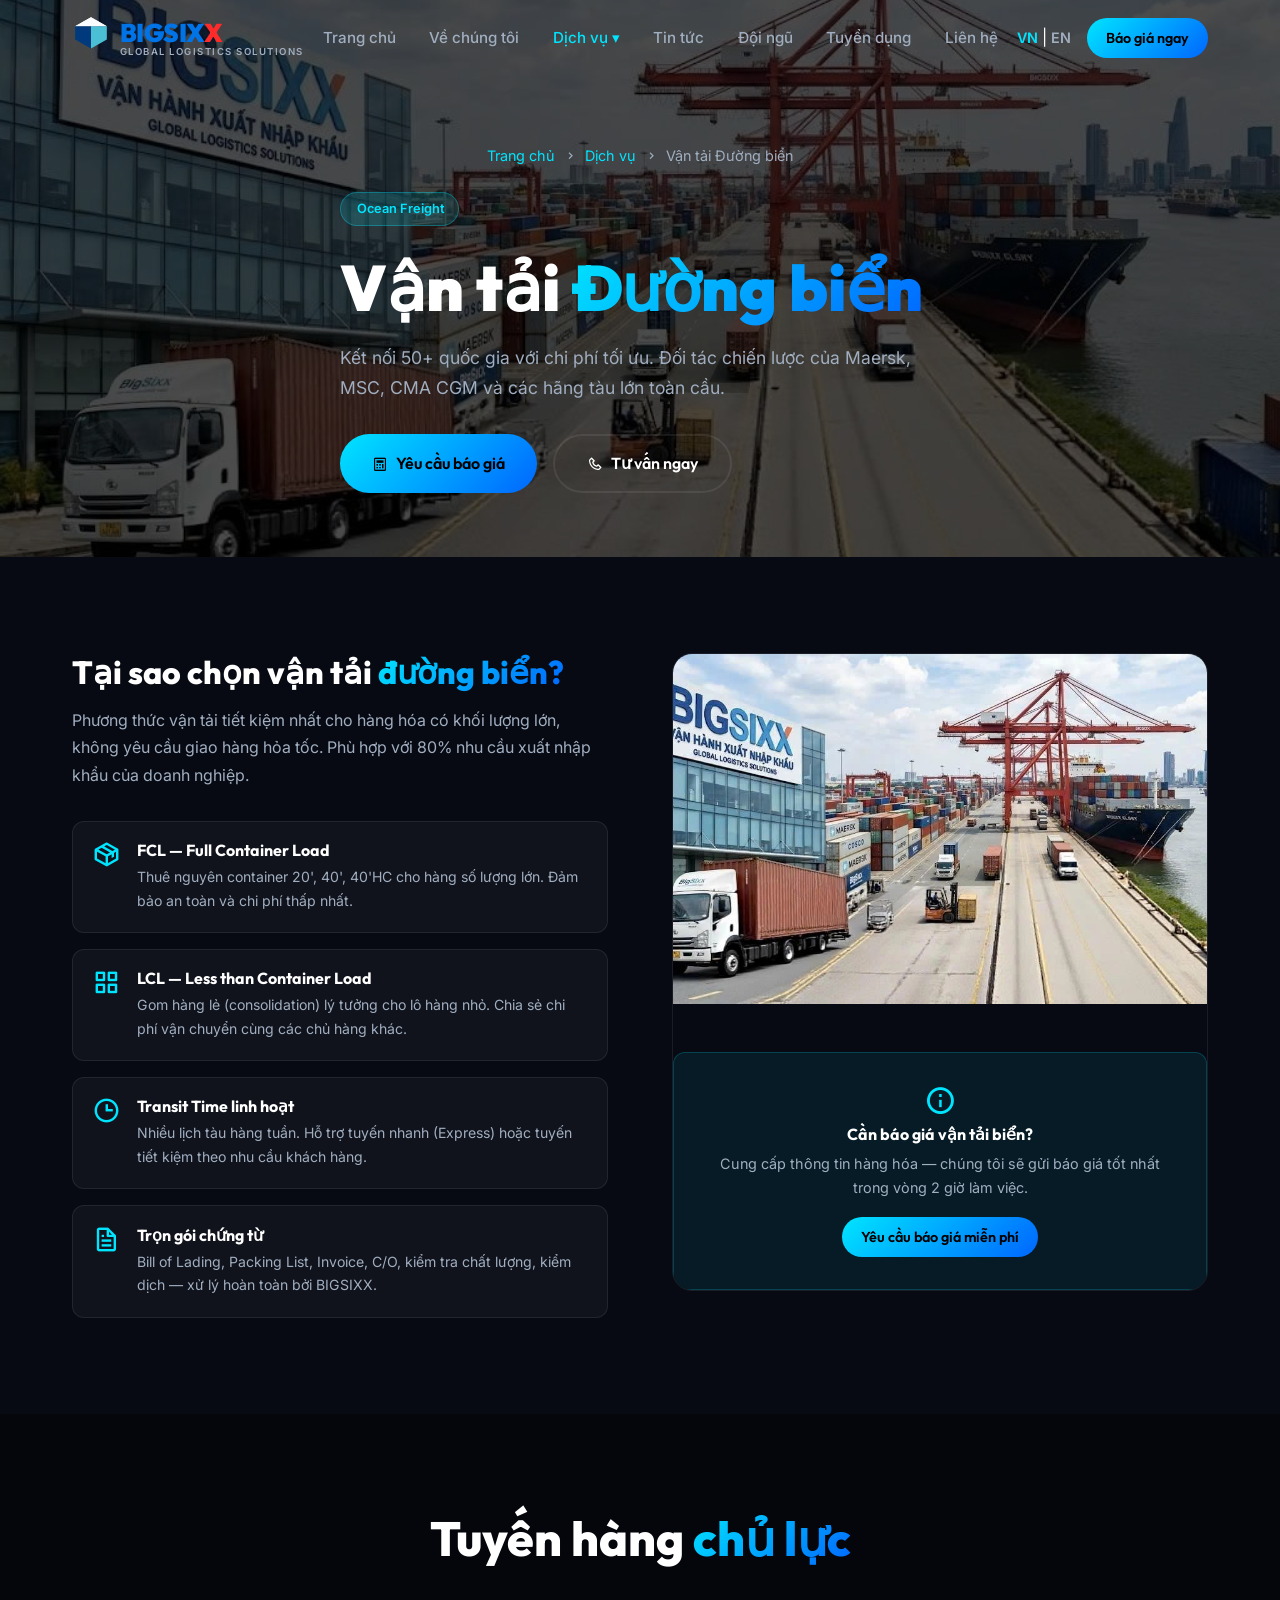
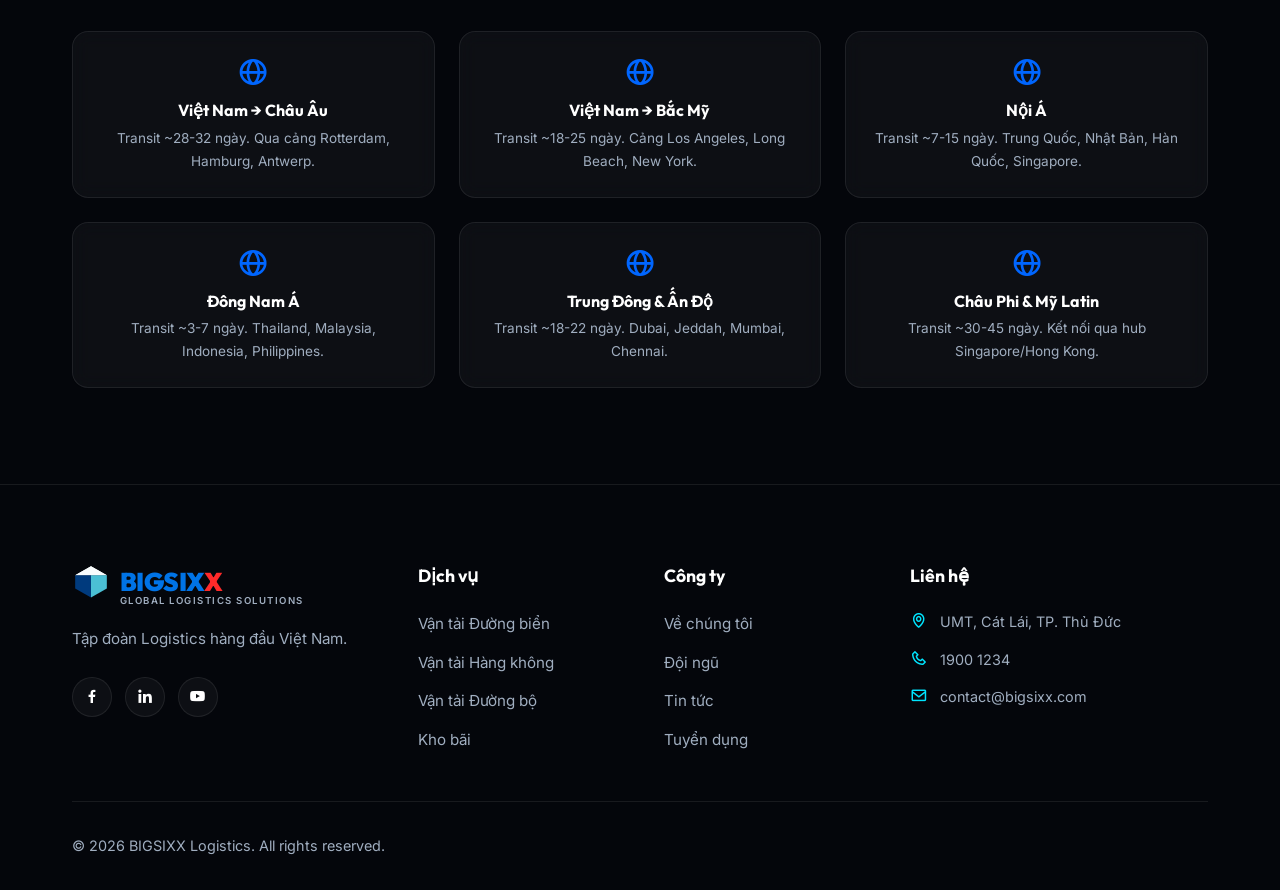
<file: BIGSIXX/service-sea.html>
<!DOCTYPE html>
<html lang="vi">
<head>
<meta charset="UTF-8"><meta name="viewport" content="width=device-width,initial-scale=1.0">
<title>Vận tải Đường biển - BIGSIXX Logistics</title>
<link rel="stylesheet" href="shared.css">
<link href='https://unpkg.com/boxicons@2.1.4/css/boxicons.min.css' rel='stylesheet'>
<style>
.svc-hero{min-height:60vh;display:flex;align-items:center;position:relative;padding-top:80px;}
.svc-hero-bg{position:absolute;inset:0;background:url('assets/images/hero_port.png') center/cover;filter:brightness(0.3);z-index:0;}
.svc-hero-content{position:relative;z-index:1;padding:4rem 0;}
.svc-hero-content .badge{margin-bottom:1.5rem;}
.svc-hero-content h1{font-size:clamp(2.5rem,5vw,4rem);font-weight:900;margin-bottom:1rem;}
.svc-hero-content p{font-size:1.1rem;color:var(--text-muted);max-width:600px;margin-bottom:2rem;}
.detail-grid{display:grid;grid-template-columns:1fr 1fr;gap:4rem;align-items:start;}
.detail-img{border-radius:20px;overflow:hidden;border:1px solid var(--glass-border);}
.detail-img img{width:100%;height:350px;object-fit:cover;}
.feature-list{display:flex;flex-direction:column;gap:1rem;}
.feature-item{display:flex;gap:1rem;padding:1.2rem;background:var(--glass-bg);border:1px solid var(--glass-border);border-radius:12px;}
.feature-item i{font-size:1.8rem;color:var(--primary);flex-shrink:0;}
.feature-item h4{font-size:1rem;margin-bottom:0.3rem;}
.feature-item p{color:var(--text-muted);font-size:0.88rem;}
.route-grid{display:grid;grid-template-columns:repeat(3,1fr);gap:1.5rem;}
.route-card{padding:1.5rem;text-align:center;}
.route-card i{font-size:2rem;color:var(--secondary);margin-bottom:0.8rem;}
.route-card h4{margin-bottom:0.4rem;}
.route-card p{color:var(--text-muted);font-size:0.85rem;}
.price-note{background:rgba(0,229,255,0.08);border:1px solid rgba(0,229,255,0.2);border-radius:12px;padding:2rem;text-align:center;margin-top:3rem;}
@media(max-width:900px){.detail-grid{grid-template-columns:1fr;}.route-grid{grid-template-columns:1fr 1fr;}}
</style>
</head>
<body>
<nav class="navbar" id="navbar">
  <div class="container nav-container">
    <a href="index.html" class="logo"><img src="assets/images/logo.svg" class="logo-img"><div class="logo-text"><div class="logo-name">BIGSIX<span>X</span></div><div class="logo-sub">Global Logistics Solutions</div></div></a>
    <ul class="nav-links">
      <li><a href="index.html">Trang chủ</a></li><li><a href="about.html">Về chúng tôi</a></li>
      <li class="nav-dropdown"><a href="services.html" class="active">Dịch vụ ▾</a>
        <div class="dropdown-menu">
          <a href="service-sea.html"><i class='bx bx-ship'></i> Vận tải Đường biển</a>
          <a href="service-air.html"><i class='bx bx-plane-alt'></i> Vận tải Hàng không</a>
          <a href="service-road.html"><i class='bx bx-truck'></i> Vận tải Đường bộ</a>
        </div>
      </li>
      <li><a href="news.html">Tin tức</a></li><li><a href="team.html">Đội ngũ</a></li><li><a href="careers.html">Tuyển dụng</a></li><li><a href="contact.html">Liên hệ</a></li>
    </ul>
    <div class="nav-actions"><div class="nav-lang"><span class="active">VN</span> | <span class="muted">EN</span></div><a href="contact.html" class="btn btn-primary btn-sm">Báo giá ngay</a></div>
    <div class="menu-toggle" id="mobile-menu"><i class='bx bx-menu'></i></div>
  </div>
</nav>

<section class="svc-hero">
  <div class="svc-hero-bg"></div>
  <div class="container svc-hero-content">
    <div class="breadcrumb"><a href="index.html">Trang chủ</a> <i class='bx bx-chevron-right'></i> <a href="services.html">Dịch vụ</a> <i class='bx bx-chevron-right'></i> <span>Vận tải Đường biển</span></div>
    <span class="badge"><i class='bx bx-ship'></i> Ocean Freight</span>
    <h1>Vận tải <span class="highlight">Đường biển</span></h1>
    <p>Kết nối 50+ quốc gia với chi phí tối ưu. Đối tác chiến lược của Maersk, MSC, CMA CGM và các hãng tàu lớn toàn cầu.</p>
    <div style="display:flex;gap:1rem;flex-wrap:wrap;">
      <a href="contact.html" class="btn btn-primary"><i class='bx bx-calculator'></i> Yêu cầu báo giá</a>
      <a href="contact.html" class="btn btn-outline"><i class='bx bx-phone'></i> Tư vấn ngay</a>
    </div>
  </div>
</section>

<section class="section">
  <div class="container">
    <div class="detail-grid">
      <div class="reveal-up">
        <h2 class="section-title" style="text-align:left;font-size:2rem;">Tại sao chọn vận tải <span class="highlight">đường biển?</span></h2>
        <p style="color:var(--text-muted);margin-bottom:2rem;">Phương thức vận tải tiết kiệm nhất cho hàng hóa có khối lượng lớn, không yêu cầu giao hàng hỏa tốc. Phù hợp với 80% nhu cầu xuất nhập khẩu của doanh nghiệp.</p>
        <div class="feature-list">
          <div class="feature-item">
            <i class='bx bx-package'></i>
            <div><h4>FCL — Full Container Load</h4><p>Thuê nguyên container 20', 40', 40'HC cho hàng số lượng lớn. Đảm bảo an toàn và chi phí thấp nhất.</p></div>
          </div>
          <div class="feature-item">
            <i class='bx bx-grid-alt'></i>
            <div><h4>LCL — Less than Container Load</h4><p>Gom hàng lẻ (consolidation) lý tưởng cho lô hàng nhỏ. Chia sẻ chi phí vận chuyển cùng các chủ hàng khác.</p></div>
          </div>
          <div class="feature-item">
            <i class='bx bx-time'></i>
            <div><h4>Transit Time linh hoạt</h4><p>Nhiều lịch tàu hàng tuần. Hỗ trợ tuyến nhanh (Express) hoặc tuyến tiết kiệm theo nhu cầu khách hàng.</p></div>
          </div>
          <div class="feature-item">
            <i class='bx bx-file'></i>
            <div><h4>Trọn gói chứng từ</h4><p>Bill of Lading, Packing List, Invoice, C/O, kiểm tra chất lượng, kiểm dịch — xử lý hoàn toàn bởi BIGSIXX.</p></div>
          </div>
        </div>
      </div>
      <div class="detail-img reveal-up delay-1">
        <img src="assets/images/hero_port.png" alt="Cảng BIGSIXX">
        <div class="price-note">
          <i class='bx bx-info-circle' style="font-size:2rem;color:var(--primary);margin-bottom:0.5rem;"></i>
          <h4>Cần báo giá vận tải biển?</h4>
          <p style="color:var(--text-muted);font-size:0.9rem;margin:0.5rem 0 1rem;">Cung cấp thông tin hàng hóa — chúng tôi sẽ gửi báo giá tốt nhất trong vòng 2 giờ làm việc.</p>
          <a href="contact.html" class="btn btn-primary btn-sm">Yêu cầu báo giá miễn phí</a>
        </div>
      </div>
    </div>
  </div>
</section>

<section class="section" style="background:var(--bg-darker);">
  <div class="container">
    <div class="section-header reveal-up"><h2 class="section-title">Tuyến hàng <span class="highlight">chủ lực</span></h2></div>
    <div class="route-grid">
      <div class="route-card glass-card reveal-up"><i class='bx bx-globe'></i><h4>Việt Nam → Châu Âu</h4><p>Transit ~28-32 ngày. Qua cảng Rotterdam, Hamburg, Antwerp.</p></div>
      <div class="route-card glass-card reveal-up delay-1"><i class='bx bx-globe'></i><h4>Việt Nam → Bắc Mỹ</h4><p>Transit ~18-25 ngày. Cảng Los Angeles, Long Beach, New York.</p></div>
      <div class="route-card glass-card reveal-up delay-2"><i class='bx bx-globe'></i><h4>Nội Á</h4><p>Transit ~7-15 ngày. Trung Quốc, Nhật Bản, Hàn Quốc, Singapore.</p></div>
      <div class="route-card glass-card reveal-up"><i class='bx bx-globe'></i><h4>Đông Nam Á</h4><p>Transit ~3-7 ngày. Thailand, Malaysia, Indonesia, Philippines.</p></div>
      <div class="route-card glass-card reveal-up delay-1"><i class='bx bx-globe'></i><h4>Trung Đông & Ấn Độ</h4><p>Transit ~18-22 ngày. Dubai, Jeddah, Mumbai, Chennai.</p></div>
      <div class="route-card glass-card reveal-up delay-2"><i class='bx bx-globe'></i><h4>Châu Phi & Mỹ Latin</h4><p>Transit ~30-45 ngày. Kết nối qua hub Singapore/Hong Kong.</p></div>
    </div>
  </div>
</section>

<footer class="footer">
  <div class="container">
    <div class="footer-grid">
      <div class="footer-about"><a href="index.html" class="logo" style="margin-bottom:1rem;"><img src="assets/images/logo.svg" class="logo-img"><div class="logo-text"><div class="logo-name">BIGSIX<span>X</span></div><div class="logo-sub">Global Logistics Solutions</div></div></a><p>Tập đoàn Logistics hàng đầu Việt Nam.</p><div class="social-links"><a href="#"><i class='bx bxl-facebook'></i></a><a href="#"><i class='bx bxl-linkedin'></i></a><a href="#"><i class='bx bxl-youtube'></i></a></div></div>
      <div class="footer-col"><h4>Dịch vụ</h4><ul><li><a href="service-sea.html">Vận tải Đường biển</a></li><li><a href="service-air.html">Vận tải Hàng không</a></li><li><a href="service-road.html">Vận tải Đường bộ</a></li><li><a href="services.html">Kho bãi</a></li></ul></div>
      <div class="footer-col"><h4>Công ty</h4><ul><li><a href="about.html">Về chúng tôi</a></li><li><a href="team.html">Đội ngũ</a></li><li><a href="news.html">Tin tức</a></li><li><a href="careers.html">Tuyển dụng</a></li></ul></div>
      <div class="footer-col"><h4>Liên hệ</h4><div class="footer-contact-item"><i class='bx bx-map'></i><span>UMT, Cát Lái, TP. Thủ Đức</span></div><div class="footer-contact-item"><i class='bx bx-phone'></i><span>1900 1234</span></div><div class="footer-contact-item"><i class='bx bx-envelope'></i><span>contact@bigsixx.com</span></div></div>
    </div>
    <div class="footer-bottom"><p>&copy; 2026 BIGSIXX Logistics. All rights reserved.</p></div>
  </div>
</footer>
<script src="shared.js"></script>
</body>
</html>
</file>
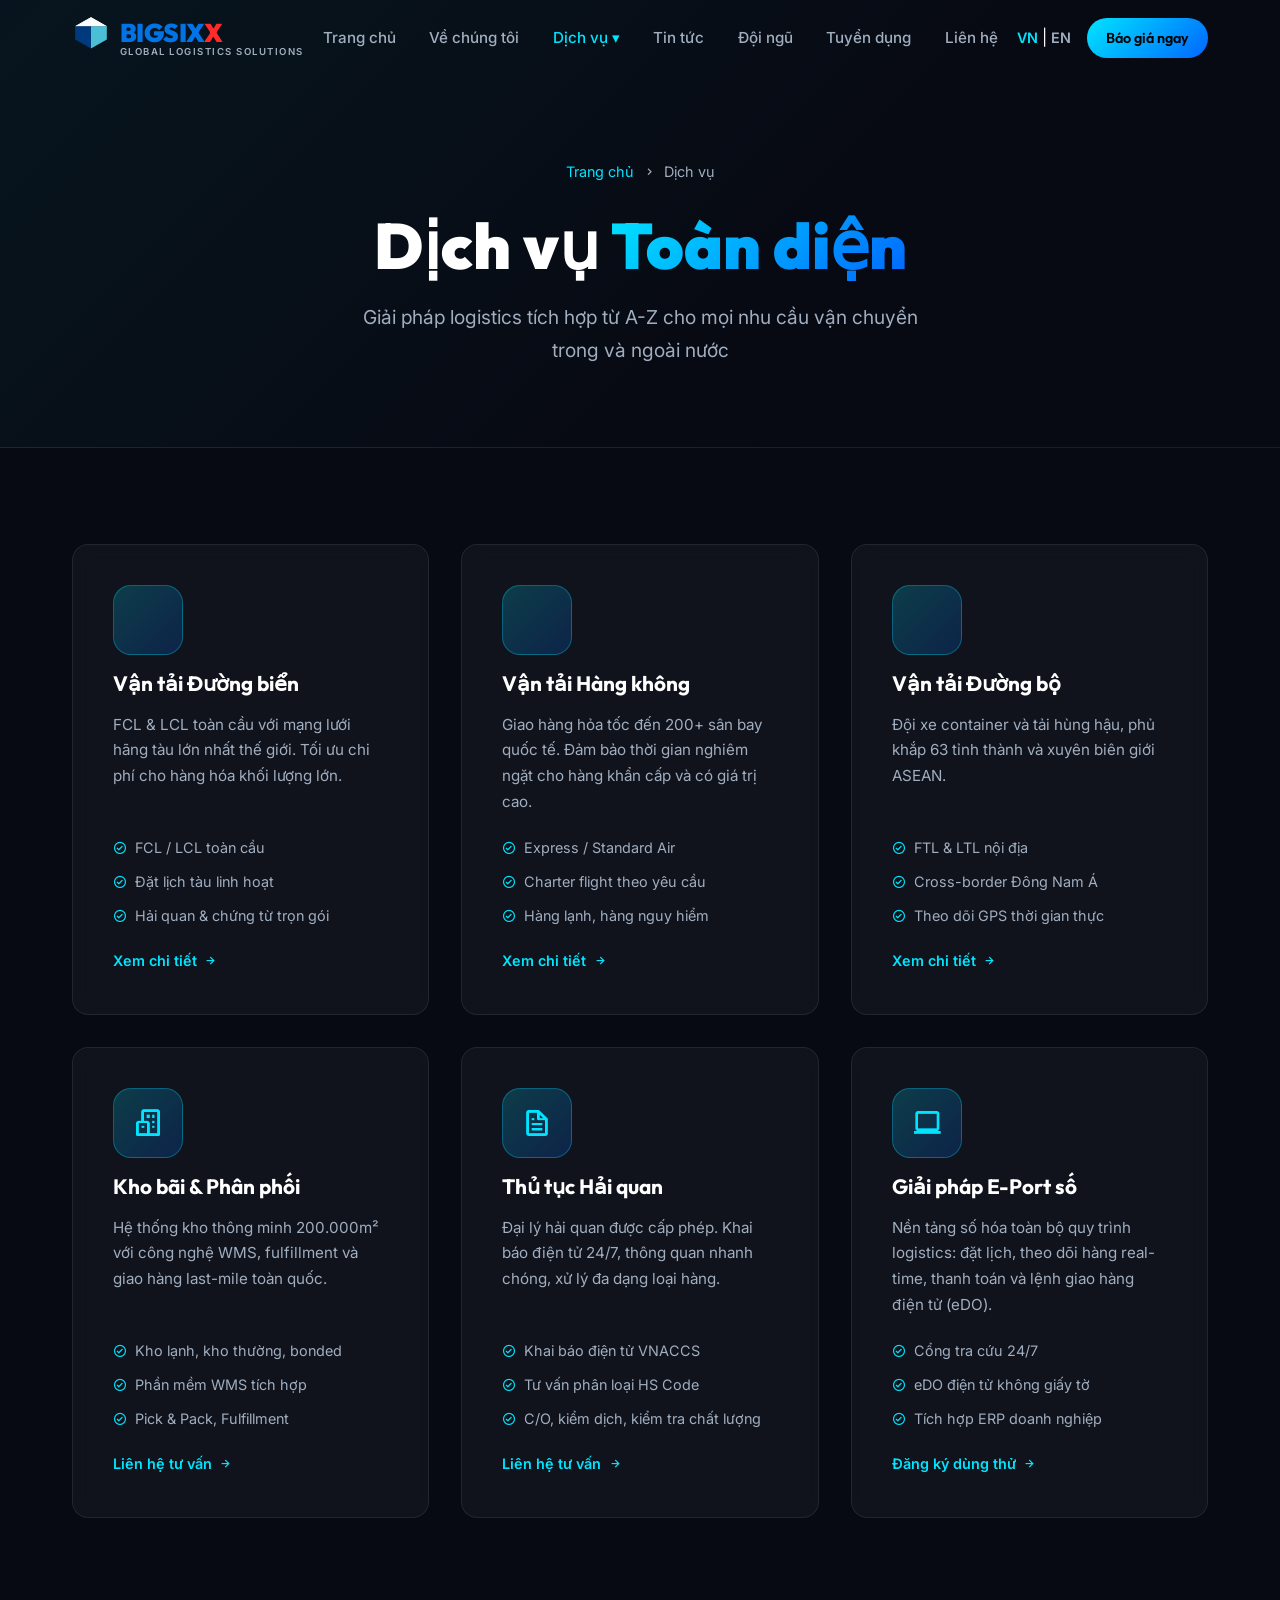
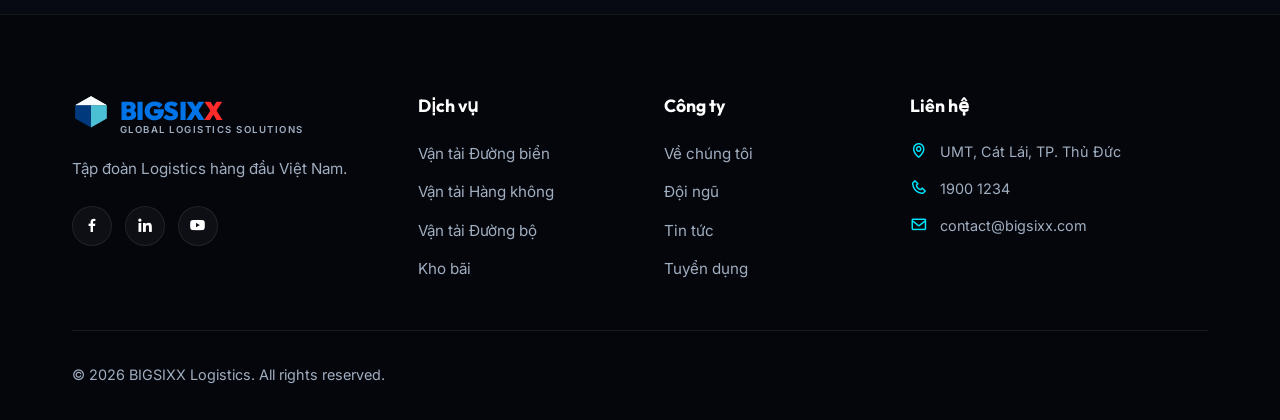
<file: BIGSIXX/services.html>
<!DOCTYPE html>
<html lang="vi">
<head>
<meta charset="UTF-8">
<meta name="viewport" content="width=device-width,initial-scale=1.0">
<title>Dịch vụ - BIGSIXX Logistics</title>
<link rel="stylesheet" href="shared.css">
<link href='https://unpkg.com/boxicons@2.1.4/css/boxicons.min.css' rel='stylesheet'>
<style>
.services-main { display: grid; grid-template-columns: repeat(3,1fr); gap: 2rem; }
.svc-card { padding: 2.5rem; display:flex; flex-direction:column; gap:1rem; transition:var(--transition); }
.svc-card:hover { border-color:var(--primary); transform:translateY(-6px); }
.svc-icon { width:70px;height:70px;border-radius:18px;background:linear-gradient(135deg,rgba(0,229,255,0.2),rgba(0,102,255,0.2));border:1px solid rgba(0,229,255,0.3);display:flex;align-items:center;justify-content:center;font-size:2rem;color:var(--primary); }
.svc-card h3 { font-size:1.3rem; }
.svc-card p { color:var(--text-muted);font-size:0.95rem;flex:1; }
.svc-features { list-style:none;padding:0; }
.svc-features li { color:var(--text-muted);font-size:0.9rem;padding:0.3rem 0;display:flex;align-items:center;gap:0.5rem; }
.svc-features li i { color:var(--primary); }
.svc-link { display:inline-flex;align-items:center;gap:0.4rem;color:var(--primary);font-weight:600;font-size:0.9rem;margin-top:auto;transition:var(--transition); }
.svc-link:hover { gap:0.8rem; }
@media(max-width:900px){.services-main{grid-template-columns:repeat(2,1fr);}}
@media(max-width:600px){.services-main{grid-template-columns:1fr;}}
</style>
</head>
<body>
<nav class="navbar" id="navbar">
  <div class="container nav-container">
    <a href="index.html" class="logo">
      <img src="assets/images/logo.svg" alt="BIGSIXX" class="logo-img">
      <div class="logo-text"><div class="logo-name">BIGSIX<span>X</span></div><div class="logo-sub">Global Logistics Solutions</div></div>
    </a>
    <ul class="nav-links">
      <li><a href="index.html">Trang chủ</a></li>
      <li><a href="about.html">Về chúng tôi</a></li>
      <li class="nav-dropdown"><a href="services.html" class="active">Dịch vụ ▾</a>
        <div class="dropdown-menu">
          <a href="service-sea.html"><i class='bx bx-ship'></i> Vận tải Đường biển</a>
          <a href="service-air.html"><i class='bx bx-plane-alt'></i> Vận tải Hàng không</a>
          <a href="service-road.html"><i class='bx bx-truck'></i> Vận tải Đường bộ</a>
          <a href="services.html"><i class='bx bx-package'></i> Kho bãi & Phân phối</a>
        </div>
      </li>
      <li><a href="news.html">Tin tức</a></li>
      <li><a href="team.html">Đội ngũ</a></li>
      <li><a href="careers.html">Tuyển dụng</a></li>
      <li><a href="contact.html">Liên hệ</a></li>
    </ul>
    <div class="nav-actions">
      <div class="nav-lang"><span class="active">VN</span> | <span class="muted">EN</span></div>
      <a href="contact.html" class="btn btn-primary btn-sm">Báo giá ngay</a>
    </div>
    <div class="menu-toggle" id="mobile-menu"><i class='bx bx-menu'></i></div>
  </div>
</nav>

<section class="page-hero">
  <div class="breadcrumb"><a href="index.html">Trang chủ</a> <i class='bx bx-chevron-right'></i> <span>Dịch vụ</span></div>
  <h1>Dịch vụ <span class="highlight">Toàn diện</span></h1>
  <p>Giải pháp logistics tích hợp từ A-Z cho mọi nhu cầu vận chuyển trong và ngoài nước</p>
</section>

<section class="section">
  <div class="container">
    <div class="services-main">
      <div class="svc-card glass-card reveal-up">
        <div class="svc-icon"><i class='bx bx-ship'></i></div>
        <h3>Vận tải Đường biển</h3>
        <p>FCL & LCL toàn cầu với mạng lưới hãng tàu lớn nhất thế giới. Tối ưu chi phí cho hàng hóa khối lượng lớn.</p>
        <ul class="svc-features">
          <li><i class='bx bx-check-circle'></i> FCL / LCL toàn cầu</li>
          <li><i class='bx bx-check-circle'></i> Đặt lịch tàu linh hoạt</li>
          <li><i class='bx bx-check-circle'></i> Hải quan & chứng từ trọn gói</li>
        </ul>
        <a href="service-sea.html" class="svc-link">Xem chi tiết <i class='bx bx-right-arrow-alt'></i></a>
      </div>
      <div class="svc-card glass-card reveal-up delay-1">
        <div class="svc-icon"><i class='bx bx-plane-alt'></i></div>
        <h3>Vận tải Hàng không</h3>
        <p>Giao hàng hỏa tốc đến 200+ sân bay quốc tế. Đảm bảo thời gian nghiêm ngặt cho hàng khẩn cấp và có giá trị cao.</p>
        <ul class="svc-features">
          <li><i class='bx bx-check-circle'></i> Express / Standard Air</li>
          <li><i class='bx bx-check-circle'></i> Charter flight theo yêu cầu</li>
          <li><i class='bx bx-check-circle'></i> Hàng lạnh, hàng nguy hiểm</li>
        </ul>
        <a href="service-air.html" class="svc-link">Xem chi tiết <i class='bx bx-right-arrow-alt'></i></a>
      </div>
      <div class="svc-card glass-card reveal-up delay-2">
        <div class="svc-icon"><i class='bx bx-truck'></i></div>
        <h3>Vận tải Đường bộ</h3>
        <p>Đội xe container và tải hùng hậu, phủ khắp 63 tỉnh thành và xuyên biên giới ASEAN.</p>
        <ul class="svc-features">
          <li><i class='bx bx-check-circle'></i> FTL & LTL nội địa</li>
          <li><i class='bx bx-check-circle'></i> Cross-border Đông Nam Á</li>
          <li><i class='bx bx-check-circle'></i> Theo dõi GPS thời gian thực</li>
        </ul>
        <a href="service-road.html" class="svc-link">Xem chi tiết <i class='bx bx-right-arrow-alt'></i></a>
      </div>
      <div class="svc-card glass-card reveal-up">
        <div class="svc-icon"><i class='bx bx-buildings'></i></div>
        <h3>Kho bãi & Phân phối</h3>
        <p>Hệ thống kho thông minh 200.000m² với công nghệ WMS, fulfillment và giao hàng last-mile toàn quốc.</p>
        <ul class="svc-features">
          <li><i class='bx bx-check-circle'></i> Kho lạnh, kho thường, bonded</li>
          <li><i class='bx bx-check-circle'></i> Phần mềm WMS tích hợp</li>
          <li><i class='bx bx-check-circle'></i> Pick & Pack, Fulfillment</li>
        </ul>
        <a href="contact.html" class="svc-link">Liên hệ tư vấn <i class='bx bx-right-arrow-alt'></i></a>
      </div>
      <div class="svc-card glass-card reveal-up delay-1">
        <div class="svc-icon"><i class='bx bx-file'></i></div>
        <h3>Thủ tục Hải quan</h3>
        <p>Đại lý hải quan được cấp phép. Khai báo điện tử 24/7, thông quan nhanh chóng, xử lý đa dạng loại hàng.</p>
        <ul class="svc-features">
          <li><i class='bx bx-check-circle'></i> Khai báo điện tử VNACCS</li>
          <li><i class='bx bx-check-circle'></i> Tư vấn phân loại HS Code</li>
          <li><i class='bx bx-check-circle'></i> C/O, kiểm dịch, kiểm tra chất lượng</li>
        </ul>
        <a href="contact.html" class="svc-link">Liên hệ tư vấn <i class='bx bx-right-arrow-alt'></i></a>
      </div>
      <div class="svc-card glass-card reveal-up delay-2">
        <div class="svc-icon"><i class='bx bx-laptop'></i></div>
        <h3>Giải pháp E-Port số</h3>
        <p>Nền tảng số hóa toàn bộ quy trình logistics: đặt lịch, theo dõi hàng real-time, thanh toán và lệnh giao hàng điện tử (eDO).</p>
        <ul class="svc-features">
          <li><i class='bx bx-check-circle'></i> Cổng tra cứu 24/7</li>
          <li><i class='bx bx-check-circle'></i> eDO điện tử không giấy tờ</li>
          <li><i class='bx bx-check-circle'></i> Tích hợp ERP doanh nghiệp</li>
        </ul>
        <a href="contact.html" class="svc-link">Đăng ký dùng thử <i class='bx bx-right-arrow-alt'></i></a>
      </div>
    </div>
  </div>
</section>

<footer class="footer">
  <div class="container">
    <div class="footer-grid">
      <div class="footer-about">
        <a href="index.html" class="logo" style="margin-bottom:1rem;"><img src="assets/images/logo.svg" class="logo-img"><div class="logo-text"><div class="logo-name">BIGSIX<span>X</span></div><div class="logo-sub">Global Logistics Solutions</div></div></a>
        <p>Tập đoàn Logistics hàng đầu Việt Nam.</p>
        <div class="social-links"><a href="#"><i class='bx bxl-facebook'></i></a><a href="#"><i class='bx bxl-linkedin'></i></a><a href="#"><i class='bx bxl-youtube'></i></a></div>
      </div>
      <div class="footer-col"><h4>Dịch vụ</h4><ul><li><a href="service-sea.html">Vận tải Đường biển</a></li><li><a href="service-air.html">Vận tải Hàng không</a></li><li><a href="service-road.html">Vận tải Đường bộ</a></li><li><a href="services.html">Kho bãi</a></li></ul></div>
      <div class="footer-col"><h4>Công ty</h4><ul><li><a href="about.html">Về chúng tôi</a></li><li><a href="team.html">Đội ngũ</a></li><li><a href="news.html">Tin tức</a></li><li><a href="careers.html">Tuyển dụng</a></li></ul></div>
      <div class="footer-col"><h4>Liên hệ</h4><div class="footer-contact-item"><i class='bx bx-map'></i><span>UMT, Cát Lái, TP. Thủ Đức</span></div><div class="footer-contact-item"><i class='bx bx-phone'></i><span>1900 1234</span></div><div class="footer-contact-item"><i class='bx bx-envelope'></i><span>contact@bigsixx.com</span></div></div>
    </div>
    <div class="footer-bottom"><p>&copy; 2026 BIGSIXX Logistics. All rights reserved.</p></div>
  </div>
</footer>
<script src="shared.js"></script>
</body>
</html>
</file>
<file: BIGSIXX/shared.css>
/* ===== BIGSIXX SHARED STYLES ===== */
@import url('https://fonts.googleapis.com/css2?family=Outfit:wght@300;400;500;600;700;800;900&family=Inter:wght@300;400;500;600&display=swap');

:root {
    --bg-dark: #070a13;
    --bg-darker: #04060b;
    --bg-card: #0d1220;
    --primary: #00e5ff;
    --primary-dark: #00b3cc;
    --secondary: #0066ff;
    --accent: #ff2a2a;
    --text-main: #ffffff;
    --text-muted: #a0aec0;
    --glass-bg: rgba(255,255,255,0.04);
    --glass-border: rgba(255,255,255,0.08);
    --transition: all 0.3s ease;
    --font-head: 'Outfit', sans-serif;
    --font-body: 'Inter', sans-serif;
    --shadow: 0 8px 32px rgba(0,0,0,0.4);
    --radius: 16px;
}

*, *::before, *::after { box-sizing: border-box; margin: 0; padding: 0; }

html { scroll-behavior: smooth; }

body {
    background-color: var(--bg-dark);
    color: var(--text-main);
    font-family: var(--font-body);
    line-height: 1.7;
    overflow-x: hidden;
}

h1,h2,h3,h4,h5,h6 { font-family: var(--font-head); line-height: 1.2; }

a { text-decoration: none; color: inherit; }

img { max-width: 100%; display: block; }

ul { list-style: none; }

.container { max-width: 1200px; margin: 0 auto; padding: 0 2rem; }

.section { padding: 6rem 0; }

.section-header { text-align: center; margin-bottom: 4rem; }

.section-title { font-size: clamp(2rem, 4vw, 3rem); font-weight: 800; margin-bottom: 1rem; }

.highlight { background: linear-gradient(135deg, var(--primary), var(--secondary)); -webkit-background-clip: text; -webkit-text-fill-color: transparent; background-clip: text; }

/* Glass Card */
.glass-card {
    background: var(--glass-bg);
    border: 1px solid var(--glass-border);
    border-radius: var(--radius);
    backdrop-filter: blur(10px);
    transition: var(--transition);
}
.glass-card:hover { border-color: rgba(0,229,255,0.3); transform: translateY(-4px); box-shadow: var(--shadow); }

/* Buttons */
.btn {
    display: inline-flex; align-items: center; gap: 0.5rem;
    padding: 0.85rem 2rem; border-radius: 50px;
    font-weight: 600; font-family: var(--font-head);
    cursor: pointer; border: none; transition: var(--transition);
    font-size: 1rem; text-decoration: none;
}
.btn-primary { background: linear-gradient(135deg, var(--primary), var(--secondary)); color: #000; }
.btn-primary:hover { transform: translateY(-2px); box-shadow: 0 8px 25px rgba(0,229,255,0.4); }
.btn-outline { background: transparent; color: var(--text-main); border: 2px solid var(--glass-border); }
.btn-outline:hover { border-color: var(--primary); color: var(--primary); }
.btn-sm { padding: 0.5rem 1.2rem; font-size: 0.9rem; }
.btn-accent { background: var(--accent); color: #fff; }

/* Badge */
.badge {
    display: inline-block; padding: 0.3rem 0.8rem; border-radius: 50px;
    background: rgba(0,229,255,0.15); color: var(--primary);
    font-size: 0.8rem; font-weight: 600; border: 1px solid rgba(0,229,255,0.3);
}

/* ===== NAVBAR ===== */
.navbar {
    position: fixed; top: 0; left: 0; right: 0; z-index: 999;
    padding: 1rem 0;
    transition: var(--transition);
}
.navbar.scrolled {
    background: rgba(4,6,11,0.95);
    backdrop-filter: blur(20px);
    border-bottom: 1px solid var(--glass-border);
    padding: 0.6rem 0;
}
.nav-container { display: flex; align-items: center; justify-content: space-between; }

.logo {
    display: flex;
    align-items: center;
    gap: 0.6rem;
    text-decoration: none;
}
.logo-img {
    height: 44px;
    width: auto;
    flex-shrink: 0;
}
.logo-text {
    display: flex;
    flex-direction: column;
    line-height: 1.1;
}
.logo-name {
    font-family: var(--font-head);
    font-size: 1.6rem;
    font-weight: 900;
    color: #0073e6;
    letter-spacing: -0.5px;
}
.logo-name span { color: var(--accent); }
.logo-sub {
    font-size: 0.6rem;
    font-weight: 600;
    color: var(--text-muted);
    letter-spacing: 1.5px;
    text-transform: uppercase;
}

.nav-links { display: flex; gap: 0.3rem; align-items: center; }
.nav-links a {
    padding: 0.5rem 0.9rem; border-radius: 8px; font-size: 0.95rem;
    font-weight: 500; transition: var(--transition); color: var(--text-muted);
    position: relative;
}
.nav-links a:hover, .nav-links a.active { color: var(--primary); }

/* Dropdown */
.nav-dropdown { position: relative; }
.dropdown-menu {
    display: none; position: absolute; top: 100%; left: 0;
    background: rgba(7,10,19,0.97); border: 1px solid var(--glass-border);
    border-radius: 12px; min-width: 220px; padding: 0.5rem;
    backdrop-filter: blur(20px); z-index: 1000;
}
.nav-dropdown:hover .dropdown-menu { display: block; }
.dropdown-menu a {
    display: flex; align-items: center; gap: 0.7rem;
    padding: 0.7rem 1rem; border-radius: 8px; font-size: 0.9rem; color: var(--text-muted);
    transition: var(--transition);
}
.dropdown-menu a:hover { background: rgba(0,229,255,0.1); color: var(--primary); }
.dropdown-menu a i { font-size: 1.2rem; }

.nav-actions { display: flex; align-items: center; gap: 1rem; }
.nav-lang span { cursor: pointer; font-size: 0.9rem; font-weight: 600; }
.nav-lang .active { color: var(--primary); }
.nav-lang .muted { color: var(--text-muted); }
.nav-eport { background: linear-gradient(135deg, var(--primary), var(--secondary)); color: #000 !important; font-weight: 700 !important; padding: 0.5rem 1.2rem !important; border-radius: 50px !important; }

.menu-toggle { display: none; font-size: 1.8rem; cursor: pointer; }

/* ===== PAGE HERO (small) ===== */
.page-hero {
    padding: 10rem 0 5rem;
    background: linear-gradient(135deg, rgba(0,229,255,0.05) 0%, transparent 60%);
    border-bottom: 1px solid var(--glass-border);
    text-align: center;
}
.page-hero h1 { font-size: clamp(2.5rem, 5vw, 4rem); font-weight: 900; margin-bottom: 1rem; }
.page-hero p { font-size: 1.2rem; color: var(--text-muted); max-width: 600px; margin: 0 auto; }
.breadcrumb { display: flex; align-items: center; gap: 0.5rem; justify-content: center; margin-bottom: 1.5rem; font-size: 0.9rem; color: var(--text-muted); }
.breadcrumb a { color: var(--primary); }

/* ===== FOOTER ===== */
.footer { background: var(--bg-darker); border-top: 1px solid var(--glass-border); padding: 5rem 0 2rem; }
.footer-grid { display: grid; grid-template-columns: 1.5fr 1fr 1fr 1.5fr; gap: 3rem; margin-bottom: 3rem; }
.footer-about .logo { margin-bottom: 1rem; }
.footer-about p { color: var(--text-muted); font-size: 0.95rem; line-height: 1.8; margin-bottom: 1.5rem; }
.social-links { display: flex; gap: 0.8rem; }
.social-links a {
    width: 40px; height: 40px; border-radius: 50%;
    background: var(--glass-bg); border: 1px solid var(--glass-border);
    display: flex; align-items: center; justify-content: center;
    font-size: 1.1rem; transition: var(--transition);
}
.social-links a:hover { background: var(--primary); color: #000; border-color: var(--primary); }
.footer-col h4 { font-size: 1.1rem; margin-bottom: 1.5rem; color: #fff; }
.footer-col ul { display: flex; flex-direction: column; gap: 0.7rem; }
.footer-col ul li a { color: var(--text-muted); font-size: 0.95rem; transition: var(--transition); }
.footer-col ul li a:hover { color: var(--primary); padding-left: 5px; }
.footer-contact-item { display: flex; gap: 0.7rem; color: var(--text-muted); font-size: 0.9rem; margin-bottom: 0.8rem; }
.footer-contact-item i { color: var(--primary); font-size: 1.1rem; flex-shrink: 0; margin-top: 2px; }
.newsletter-form { display: flex; gap: 0.5rem; margin-top: 1rem; }
.newsletter-form input {
    flex: 1; padding: 0.7rem 1rem; border-radius: 8px;
    border: 1px solid var(--glass-border); background: rgba(255,255,255,0.05);
    color: #fff; outline: none; font-family: var(--font-body);
}
.newsletter-form input::placeholder { color: var(--text-muted); }
.newsletter-form input:focus { border-color: var(--primary); }
.footer-bottom { border-top: 1px solid var(--glass-border); padding-top: 2rem; display: flex; justify-content: space-between; align-items: center; color: var(--text-muted); font-size: 0.9rem; }

/* ===== CV MODAL ===== */
.modal { display: none; position: fixed; z-index: 2000; left: 0; top: 0; width: 100%; height: 100%; background: rgba(4,6,11,0.92); backdrop-filter: blur(8px); }
.modal-content { margin: 3% auto; width: 90%; max-width: 850px; max-height: 90vh; padding: 2rem; position: relative; overflow-y: auto; background: var(--bg-card); border: 1px solid var(--glass-border); border-radius: var(--radius); }
.modal-header { display: flex; justify-content: space-between; align-items: center; margin-bottom: 1.5rem; padding-bottom: 1rem; border-bottom: 1px solid var(--glass-border); }
.modal-header h3 { color: var(--primary); font-size: 1.4rem; }
.close-modal { font-size: 2rem; cursor: pointer; color: var(--text-muted); transition: var(--transition); line-height: 1; }
.close-modal:hover { color: var(--primary); }
.cv-img-container img { width: 100%; height: auto; border-radius: 8px; }

/* ===== ANIMATIONS ===== */
.reveal-up { opacity: 0; transform: translateY(30px); transition: opacity 0.7s ease, transform 0.7s ease; }
.reveal-up.visible { opacity: 1; transform: translateY(0); }
.delay-1 { transition-delay: 0.15s; }
.delay-2 { transition-delay: 0.3s; }
.delay-3 { transition-delay: 0.45s; }

/* ===== RESPONSIVE ===== */
@media (max-width: 992px) {
    .footer-grid { grid-template-columns: 1fr 1fr; }
}
@media (max-width: 768px) {
    .nav-links, .nav-actions { display: none; }
    .menu-toggle { display: block; }
    .nav-links.open {
        display: flex; flex-direction: column;
        position: fixed; top: 65px; left: 0; right: 0;
        background: rgba(4,6,11,0.98); padding: 2rem;
        border-bottom: 1px solid var(--glass-border); gap: 0.5rem;
    }
    .footer-grid { grid-template-columns: 1fr; }
    .footer-bottom { flex-direction: column; gap: 1rem; text-align: center; }
}
</file>
